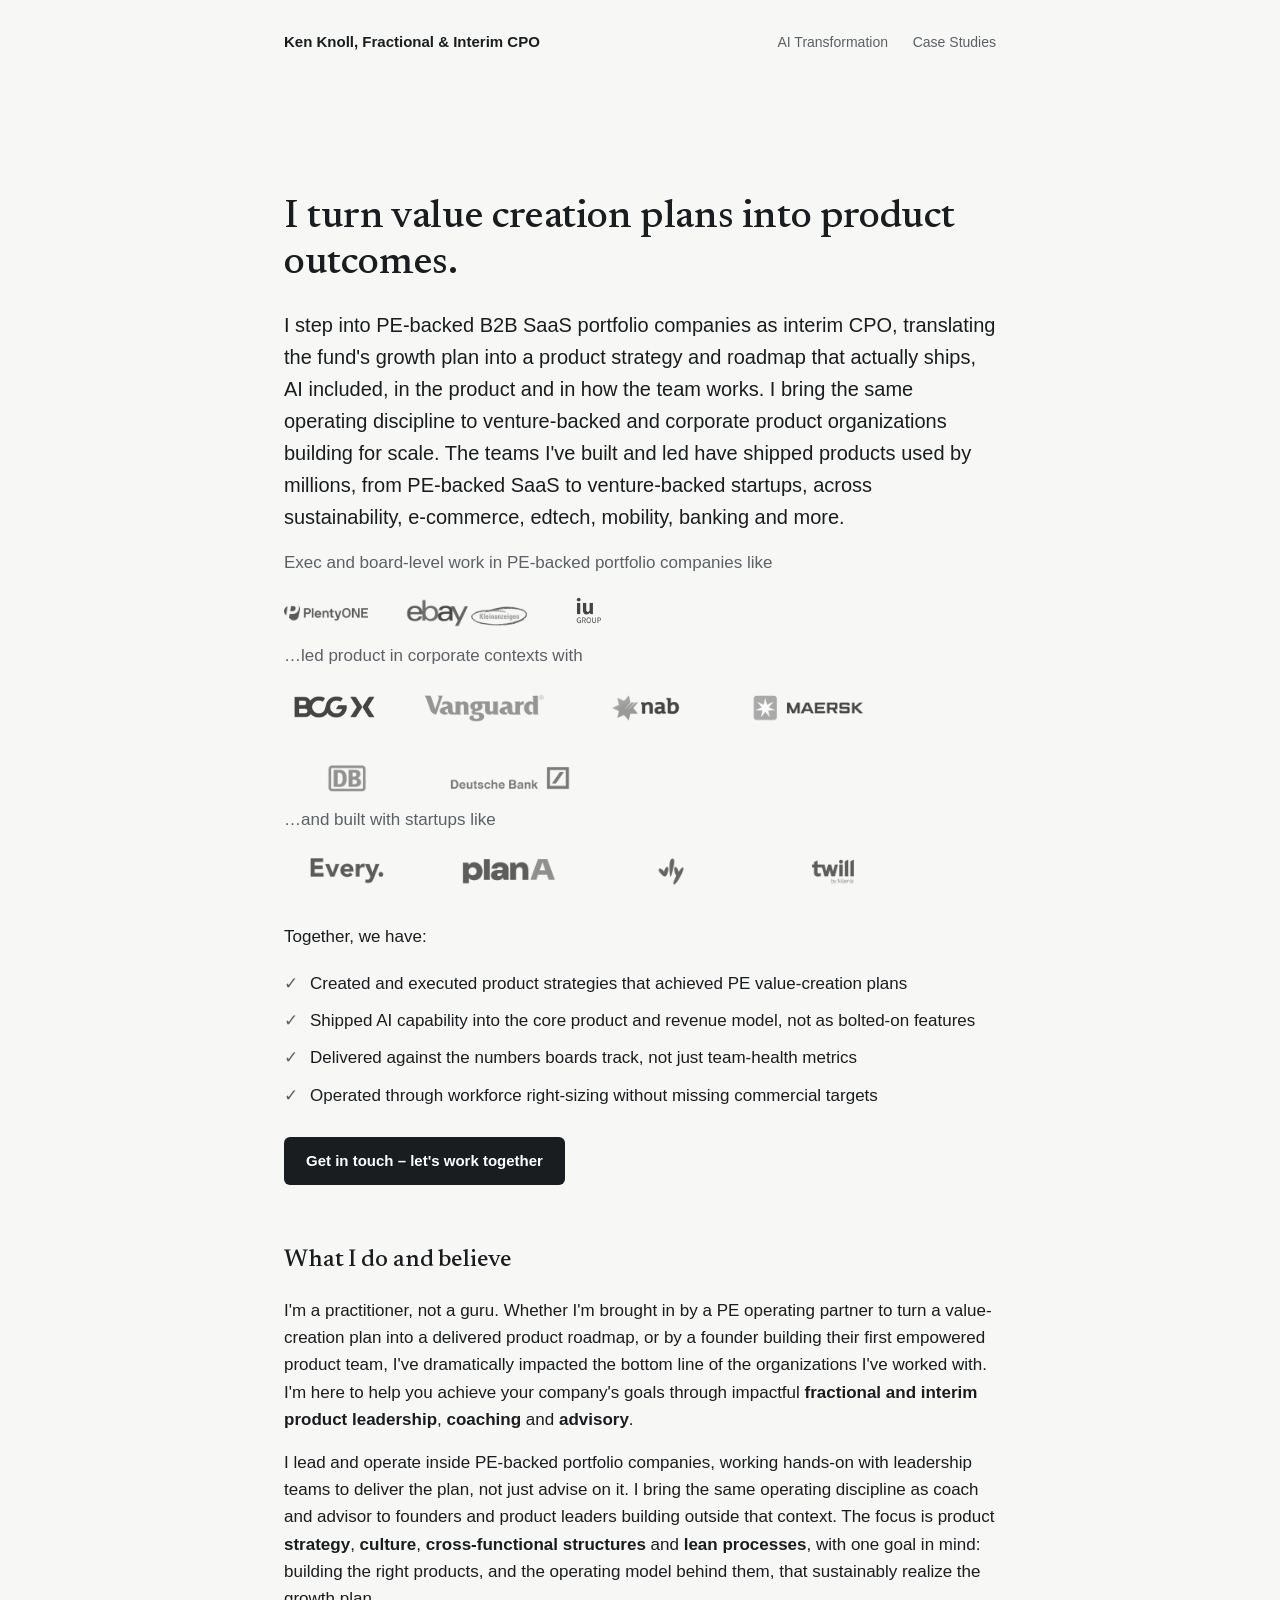
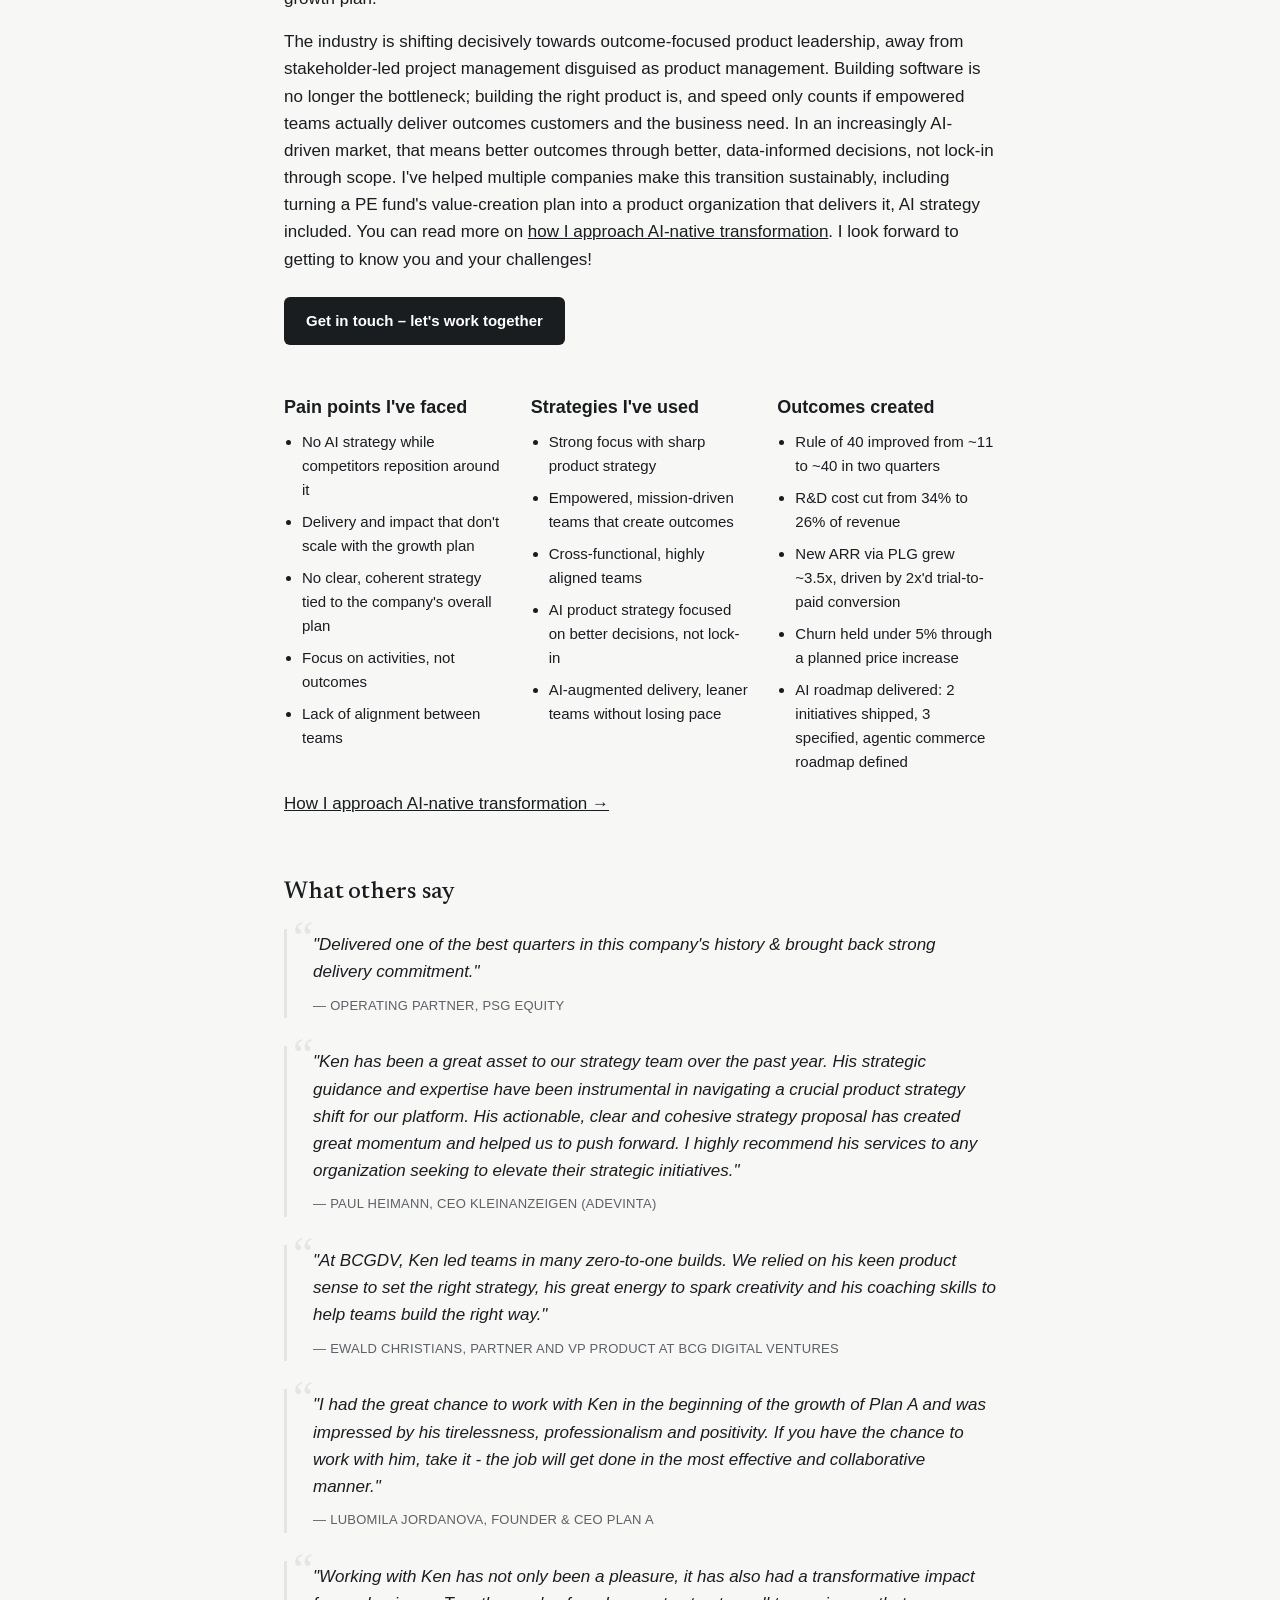
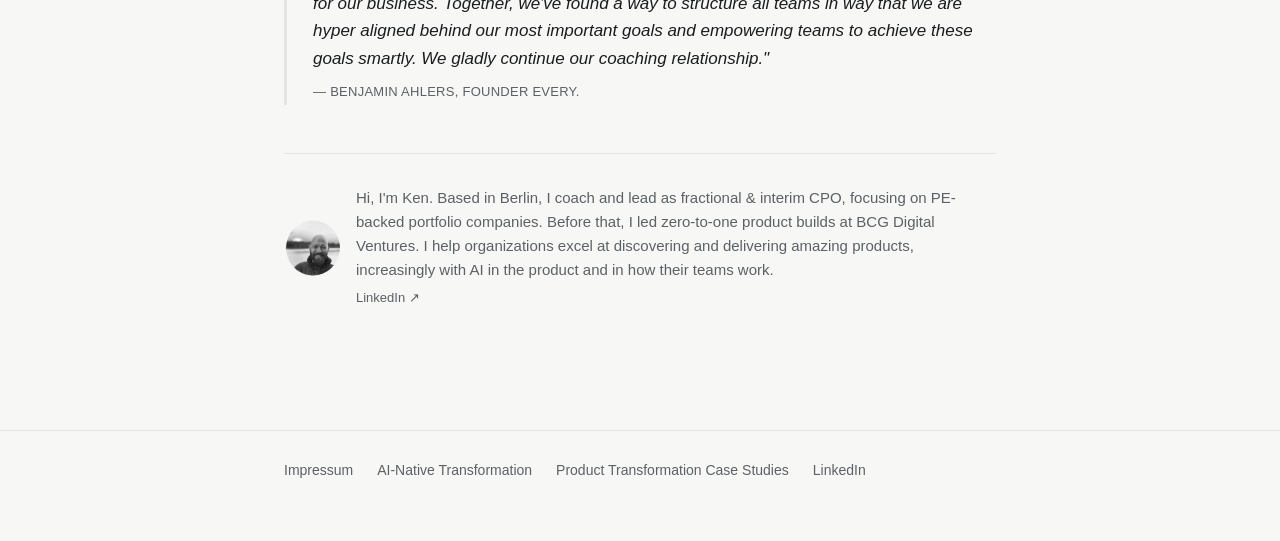
<file: index.html>
<!DOCTYPE html>
<html lang="en">
<head>
<meta charset="UTF-8">
<meta name="viewport" content="width=device-width, initial-scale=1.0">
<title>Ken Knoll — Interim CPO for PE-Backed B2B SaaS Growth</title>
<meta name="description" content="Ken Knoll is an interim & fractional CPO turning PE value-creation plans into delivered outcomes, most recently at a PSG Equity portfolio company.">
<link rel="canonical" href="https://ken.berlin/">
<link rel="icon" type="image/svg+xml" href="/favicon.svg">
<meta property="og:type" content="website">
<meta property="og:url" content="https://ken.berlin/">
<meta property="og:title" content="Ken Knoll — Interim CPO for PE-Backed B2B SaaS Growth">
<meta property="og:description" content="Ken Knoll is an interim & fractional CPO turning PE value-creation plans into delivered outcomes, most recently at a PSG Equity portfolio company.">
<meta property="og:image" content="https://ken.berlin/assets/images/ken-headshot.png">
<meta name="twitter:card" content="summary_large_image">
<meta name="twitter:title" content="Ken Knoll — Interim CPO for PE-Backed B2B SaaS Growth">
<meta name="twitter:description" content="Ken Knoll is an interim & fractional CPO turning PE value-creation plans into delivered outcomes, most recently at a PSG Equity portfolio company.">
<meta name="twitter:image" content="https://ken.berlin/assets/images/ken-headshot.png">
<link rel="stylesheet" href="/assets/style.css">
<script type="application/ld+json">
{
  "@context": "https://schema.org",
  "@type": "Person",
  "name": "Ken Knoll",
  "url": "https://ken.berlin/",
  "image": "https://ken.berlin/assets/images/ken-headshot.png",
  "jobTitle": "Fractional & Interim Chief Product Officer",
  "description": "Interim & fractional CPO who turns PE value-creation plans into delivered product outcomes for B2B SaaS portfolio companies.",
  "address": {
    "@type": "PostalAddress",
    "addressLocality": "Berlin",
    "addressCountry": "DE"
  },
  "sameAs": [
    "https://www.linkedin.com/in/ken-knoll"
  ]
}
</script>
</head>
<body>
<header class="site">
  <div class="wrap">
    <a class="brand" href="/">Ken Knoll, Fractional & Interim CPO</a>
    <nav>
      <a href="/ai-native-transformation/">AI Transformation</a>
      <a href="/case-studies/">Case Studies</a>
    </nav>
  </div>
</header>

<main>
  <div class="wrap">
    <h1>I turn value creation plans into product outcomes.</h1>
    <p class="lede">I step into PE-backed B2B SaaS portfolio companies as interim CPO, translating the fund's growth plan into a product strategy and roadmap that actually ships, AI included, in the product and in how the team works. I bring the same operating discipline to venture-backed and corporate product organizations building for scale. The teams I've built and led have shipped products used by millions, from PE-backed SaaS to venture-backed startups, across sustainability, e-commerce, edtech, mobility, banking and more.</p>

    <p class="muted">Exec and board-level work in PE-backed portfolio companies like</p>
    <div class="logo-grid">
      <img src="/assets/images/plentyone.png" alt="PlentyONE" width="400" height="200">
      <img src="/assets/images/ebay-kleinanzeigen.png" alt="eBay Kleinanzeigen" width="600" height="200">
      <img src="/assets/images/iu-group.png" alt="IU Group" width="600" height="542">
    </div>

    <p class="muted">…led product in corporate contexts with</p>
    <div class="logo-grid">
      <img src="/assets/images/bcg.png" alt="BCG" width="600" height="250">
      <img src="/assets/images/vanguard.png" alt="Vanguard" width="600" height="200">
      <img src="/assets/images/nab.png" alt="NAB" width="600" height="200">
      <img src="/assets/images/maersk.png" alt="Maersk" width="600" height="200">
      <img src="/assets/images/deutsche-bahn.png" alt="Deutsche Bahn" width="600" height="200">
      <img src="/assets/images/deutsche-bank.png" alt="Deutsche Bank" width="600" height="200">
    </div>

    <p class="muted">…and built with startups like</p>
    <div class="logo-grid">
      <img src="/assets/images/every.png" alt="Every" width="600" height="200">
      <img src="/assets/images/plan-a.png" alt="Plan A" width="600" height="200">
      <img src="/assets/images/vly.png" alt="Vly" width="600" height="200">
      <img src="/assets/images/twill.png" alt="Twill" width="600" height="200">
    </div>

    <p style="margin-top:32px;">Together, we have:</p>
    <ul class="check">
      <li>Created and executed product strategies that achieved PE value-creation plans</li>
      <li>Shipped AI capability into the core product and revenue model, not as bolted-on features</li>
      <li>Delivered against the numbers boards track, not just team-health metrics</li>
      <li>Operated through workforce right-sizing without missing commercial targets</li>
    </ul>

    <a class="cta" href="mailto:ken.knoll@gmail.com">Get in touch – let's work together</a>

    <h2>What I do and believe</h2>
    <p>I'm a practitioner, not a guru. Whether I'm brought in by a PE operating partner to turn a value-creation plan into a delivered product roadmap, or by a founder building their first empowered product team, I've dramatically impacted the bottom line of the organizations I've worked with. I'm here to help you achieve your company's goals through impactful <strong>fractional and interim product leadership</strong>, <strong>coaching</strong> and <strong>advisory</strong>.</p>
    <p>I lead and operate inside PE-backed portfolio companies, working hands-on with leadership teams to deliver the plan, not just advise on it. I bring the same operating discipline as coach and advisor to founders and product leaders building outside that context. The focus is product <strong>strategy</strong>, <strong>culture</strong>, <strong>cross-functional structures</strong> and <strong>lean processes</strong>, with one goal in mind: building the right products, and the operating model behind them, that sustainably realize the growth plan.</p>
    <p>The industry is shifting decisively towards outcome-focused product leadership, away from stakeholder-led project management disguised as product management. Building software is no longer the bottleneck; building the right product is, and speed only counts if empowered teams actually deliver outcomes customers and the business need. In an increasingly AI-driven market, that means better outcomes through better, data-informed decisions, not lock-in through scope. I've helped multiple companies make this transition sustainably, including turning a PE fund's value-creation plan into a product organization that delivers it, AI strategy included. You can read more on <a href="/ai-native-transformation/">how I approach AI-native transformation</a>. I look forward to getting to know you and your challenges!</p>

    <a class="cta" href="mailto:ken.knoll@gmail.com">Get in touch – let's work together</a>

    <div class="grid-3">
      <div>
        <h3>Pain points I've faced</h3>
        <ul>
          <li>No AI strategy while competitors reposition around it</li>
          <li>Delivery and impact that don't scale with the growth plan</li>
          <li>No clear, coherent strategy tied to the company's overall plan</li>
          <li>Focus on activities, not outcomes</li>
          <li>Lack of alignment between teams</li>
        </ul>
      </div>
      <div>
        <h3>Strategies I've used</h3>
        <ul>
          <li>Strong focus with sharp product strategy</li>
          <li>Empowered, mission-driven teams that create outcomes</li>
          <li>Cross-functional, highly aligned teams</li>
          <li>AI product strategy focused on better decisions, not lock-in</li>
          <li>AI-augmented delivery, leaner teams without losing pace</li>
        </ul>
      </div>
      <div>
        <h3>Outcomes created</h3>
        <ul>
          <li>Rule of 40 improved from ~11 to ~40 in two quarters</li>
          <li>R&amp;D cost cut from 34% to 26% of revenue</li>
          <li>New ARR via PLG grew ~3.5x, driven by 2x'd trial-to-paid conversion</li>
          <li>Churn held under 5% through a planned price increase</li>
          <li>AI roadmap delivered: 2 initiatives shipped, 3 specified, agentic commerce roadmap defined</li>
        </ul>
      </div>
    </div>

    <p><a href="/ai-native-transformation/">How I approach AI-native transformation &rarr;</a></p>

    <h2>What others say</h2>

    <blockquote class="testimonial">
      <p class="quote">"Delivered one of the best quarters in this company's history & brought back strong delivery commitment."</p>
      <cite>Operating Partner, PSG Equity</cite>
    </blockquote>

    <blockquote class="testimonial">
      <p class="quote">"Ken has been a great asset to our strategy team over the past year. His strategic guidance and expertise have been instrumental in navigating a crucial product strategy shift for our platform. His actionable, clear and cohesive strategy proposal has created great momentum and helped us to push forward. I highly recommend his services to any organization seeking to elevate their strategic initiatives."</p>
      <cite>Paul Heimann, CEO Kleinanzeigen (Adevinta)</cite>
    </blockquote>

    <blockquote class="testimonial">
      <p class="quote">"At BCGDV, Ken led teams in many zero-to-one builds. We relied on his keen product sense to set the right strategy, his great energy to spark creativity and his coaching skills to help teams build the right way."</p>
      <cite>Ewald Christians, Partner and VP Product at BCG Digital Ventures</cite>
    </blockquote>

    <blockquote class="testimonial">
      <p class="quote">"I had the great chance to work with Ken in the beginning of the growth of Plan A and was impressed by his tirelessness, professionalism and positivity. If you have the chance to work with him, take it - the job will get done in the most effective and collaborative manner."</p>
      <cite>Lubomila Jordanova, Founder &amp; CEO Plan A</cite>
    </blockquote>

    <blockquote class="testimonial">
      <p class="quote">"Working with Ken has not only been a pleasure, it has also had a transformative impact for our business. Together, we've found a way to structure all teams in way that we are hyper aligned behind our most important goals and empowering teams to achieve these goals smartly. We gladly continue our coaching relationship."</p>
      <cite>Benjamin Ahlers, Founder Every.</cite>
    </blockquote>

    <div class="author-block">
      <img src="/assets/images/ken-headshot.png" alt="Ken Knoll" width="600" height="579">
      <div>
        <p>Hi, I'm Ken. Based in Berlin, I coach and lead as fractional &amp; interim CPO, focusing on PE-backed portfolio companies. Before that, I led zero-to-one product builds at BCG Digital Ventures. I help organizations excel at discovering and delivering amazing products, increasingly with AI in the product and in how their teams work.</p>
        <a class="linkedin-link" href="https://www.linkedin.com/in/ken-knoll" target="_blank" rel="noopener">LinkedIn ↗</a>
      </div>
    </div>
  </div>
</main>

<footer class="site">
  <div class="wrap">
    <a href="/impressum/">Impressum</a>
    <a href="/ai-native-transformation/">AI-Native Transformation</a>
    <a href="/case-studies/">Product Transformation Case Studies</a>
    <a href="https://www.linkedin.com/in/ken-knoll" target="_blank" rel="noopener">LinkedIn</a>
  </div>
</footer>
</body>
</html>
</file>
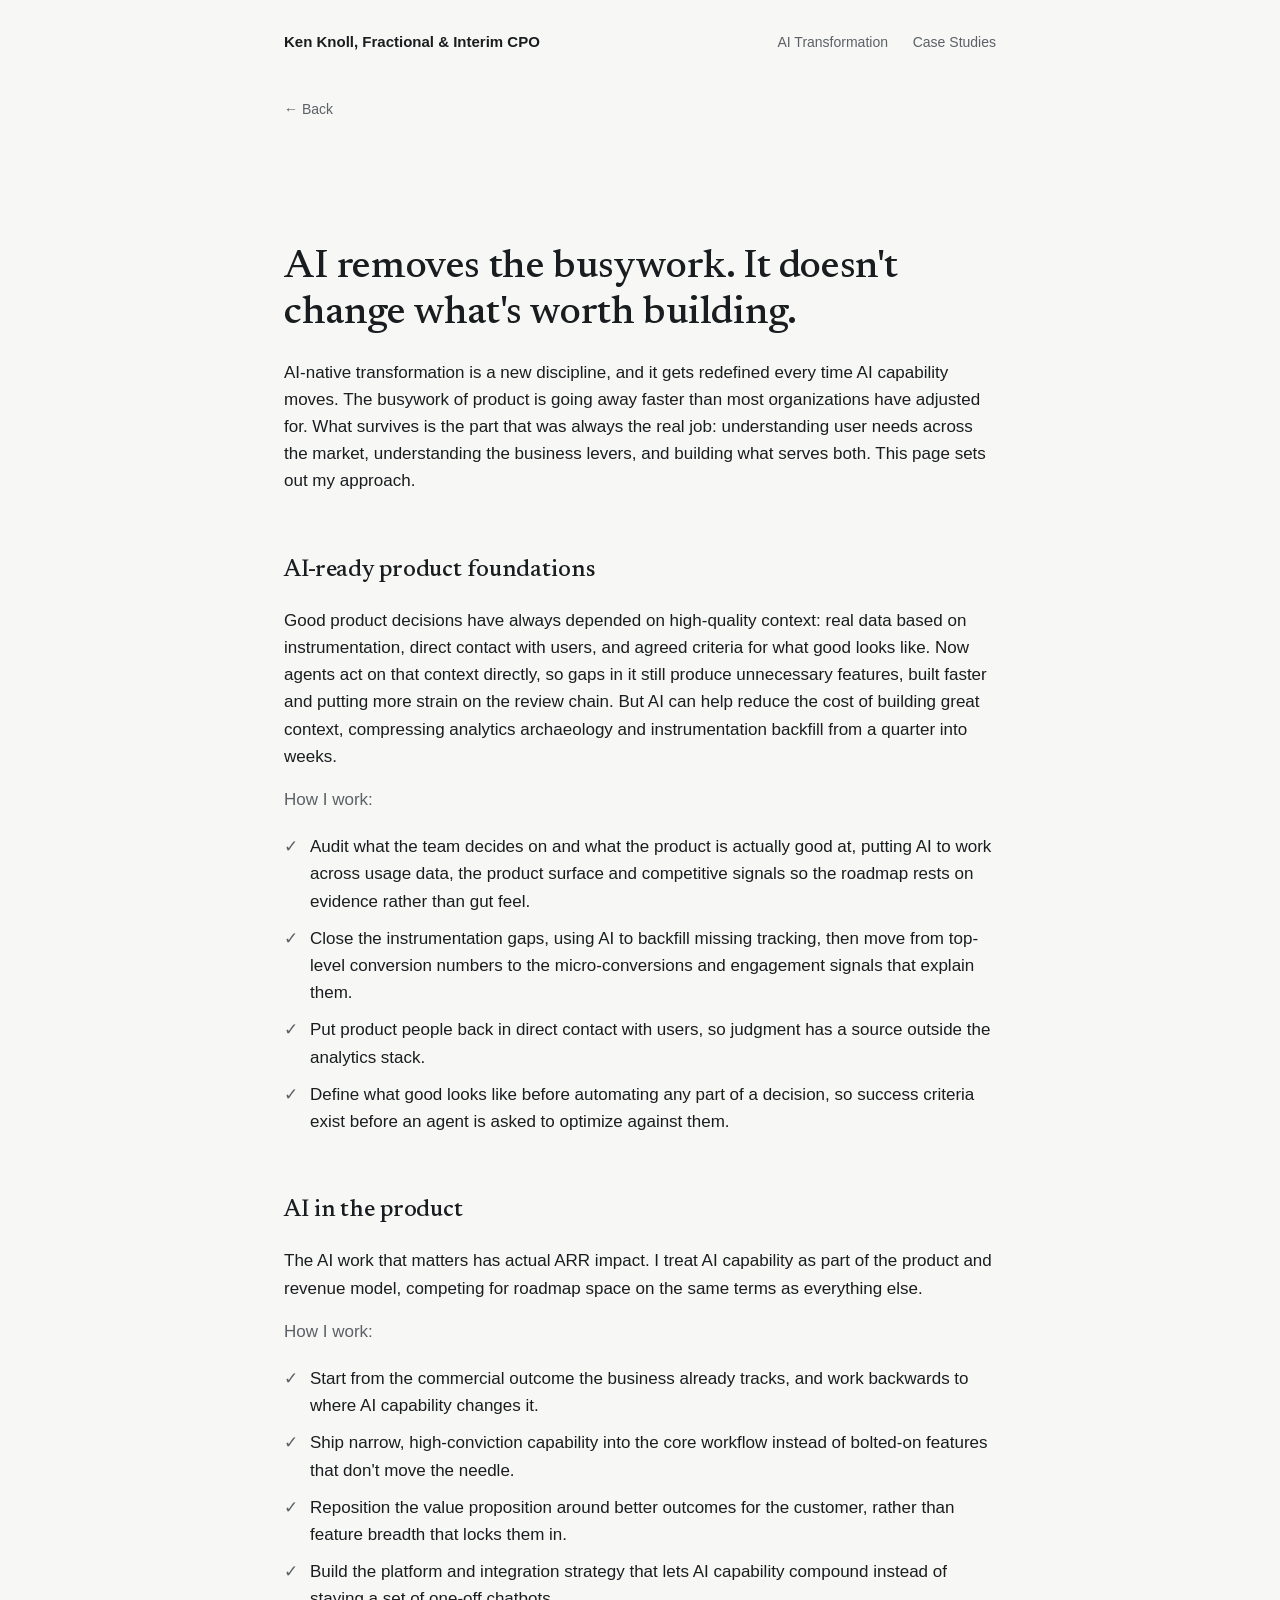
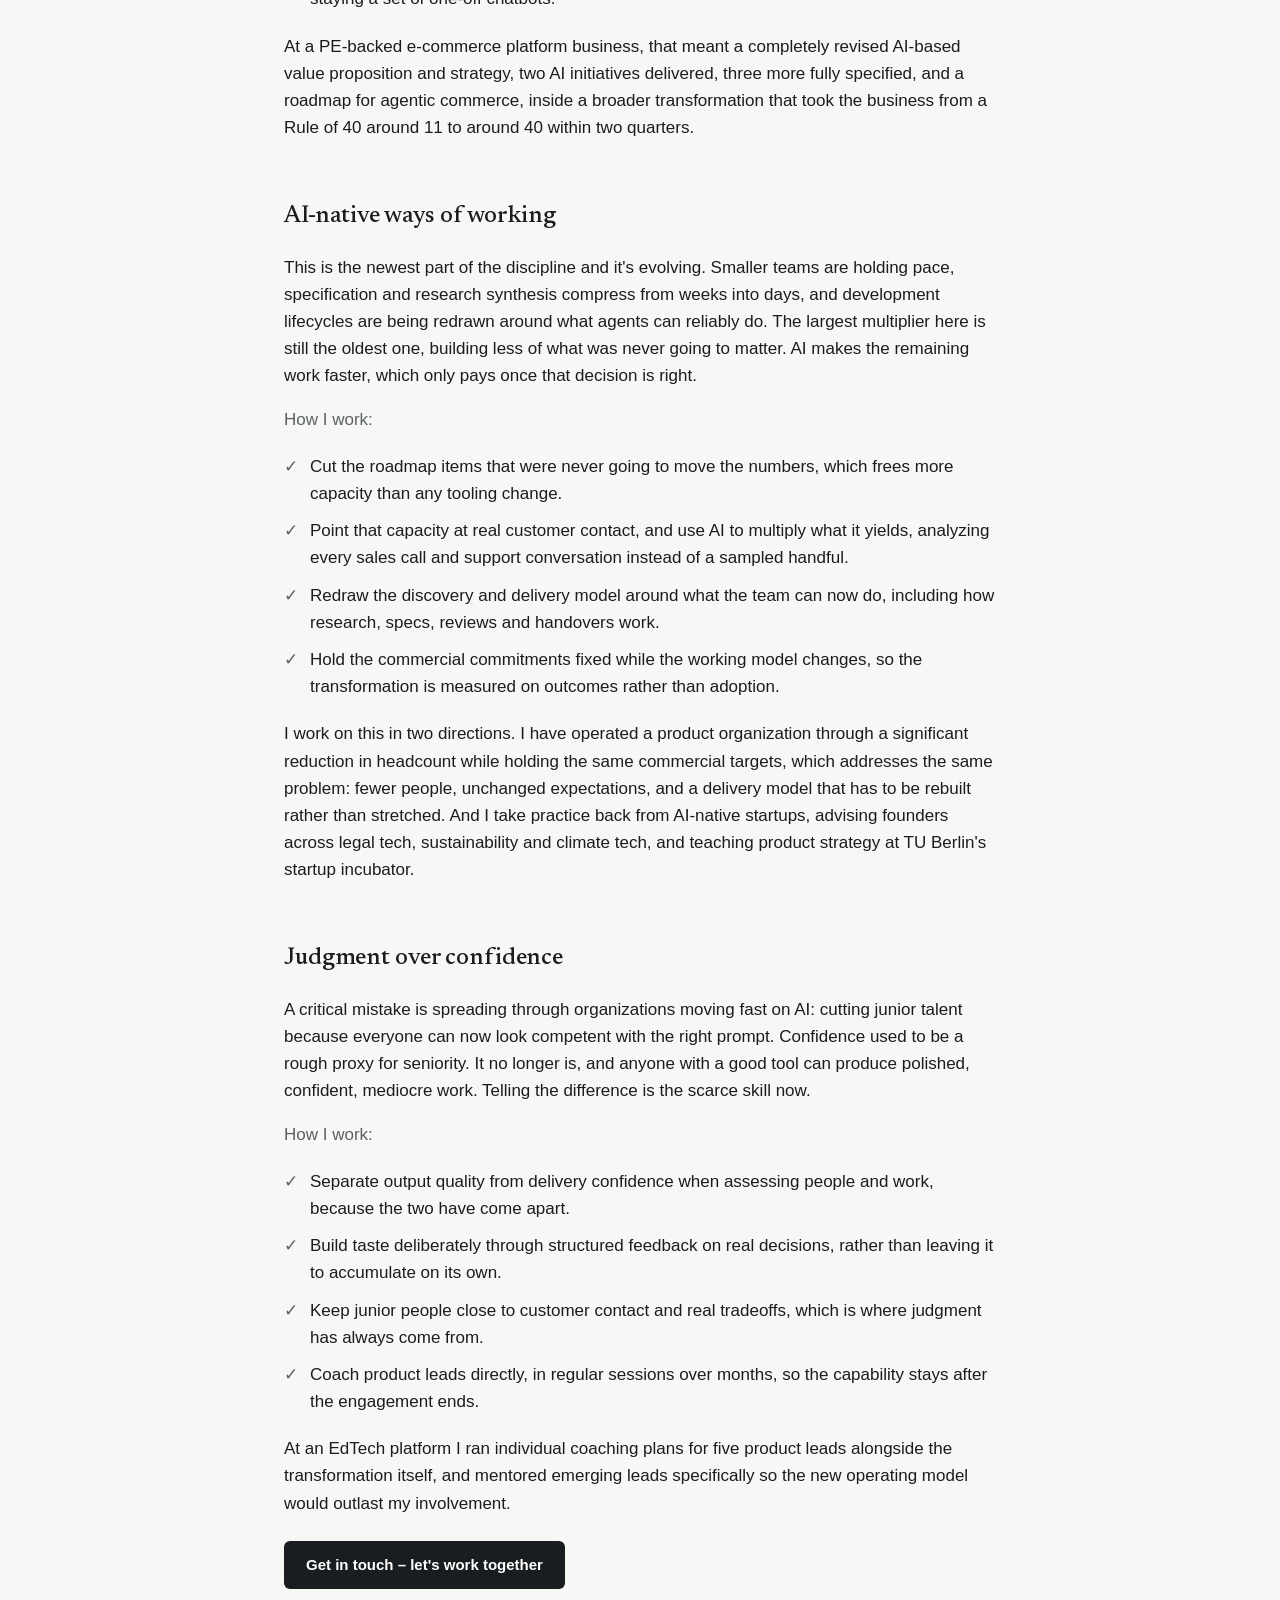
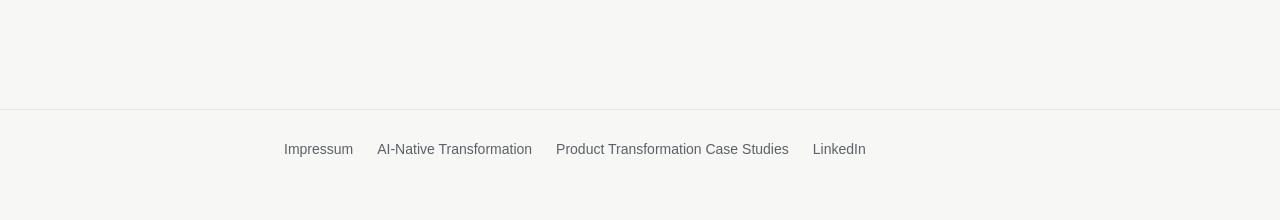
<file: ai-native-transformation/index.html>
<!DOCTYPE html>
<html lang="en">
<head>
<meta charset="UTF-8">
<meta name="viewport" content="width=device-width, initial-scale=1.0">
<title>AI-Native Transformation | Ken Knoll</title>
<meta name="description" content="How I approach AI-native transformation: product foundations agents can act on, AI built into the product and revenue model, and new ways of working.">
<link rel="canonical" href="https://ken.berlin/ai-native-transformation/">
<link rel="icon" type="image/svg+xml" href="/favicon.svg">
<meta property="og:type" content="article">
<meta property="og:url" content="https://ken.berlin/ai-native-transformation/">
<meta property="og:title" content="AI-Native Transformation | Ken Knoll">
<meta property="og:description" content="How I approach AI-native transformation: product foundations agents can act on, AI built into the product and revenue model, and new ways of working.">
<meta property="og:image" content="https://ken.berlin/assets/images/ken-headshot.png">
<meta name="twitter:card" content="summary_large_image">
<meta name="twitter:title" content="AI-Native Transformation | Ken Knoll">
<meta name="twitter:description" content="How I approach AI-native transformation: product foundations agents can act on, AI built into the product and revenue model, and new ways of working.">
<meta name="twitter:image" content="https://ken.berlin/assets/images/ken-headshot.png">
<link rel="stylesheet" href="/assets/style.css">
</head>
<body>
<header class="site">
  <div class="wrap">
    <a class="brand" href="/">Ken Knoll, Fractional & Interim CPO</a>
    <nav>
      <a href="/ai-native-transformation/">AI Transformation</a>
      <a href="/case-studies/">Case Studies</a>
    </nav>
  </div>
</header>

<main>
  <div class="wrap">
    <a class="back-link" href="/">&larr; Back</a>
    <h1>AI removes the busywork. It doesn't change what's worth building.</h1>

    <p>AI-native transformation is a new discipline, and it gets redefined every time AI capability moves. The busywork of product is going away faster than most organizations have adjusted for. What survives is the part that was always the real job: understanding user needs across the market, understanding the business levers, and building what serves both. This page sets out my approach.</p>

    <h2>AI-ready product foundations</h2>
    <p>Good product decisions have always depended on high-quality context: real data based on instrumentation, direct contact with users, and agreed criteria for what good looks like. Now agents act on that context directly, so gaps in it still produce unnecessary features, built faster and putting more strain on the review chain. But AI can help reduce the cost of building great context, compressing analytics archaeology and instrumentation backfill from a quarter into weeks.</p>
    <p class="muted">How I work:</p>
    <ul class="check">
      <li>Audit what the team decides on and what the product is actually good at, putting AI to work across usage data, the product surface and competitive signals so the roadmap rests on evidence rather than gut feel.</li>
      <li>Close the instrumentation gaps, using AI to backfill missing tracking, then move from top-level conversion numbers to the micro-conversions and engagement signals that explain them.</li>
      <li>Put product people back in direct contact with users, so judgment has a source outside the analytics stack.</li>
      <li>Define what good looks like before automating any part of a decision, so success criteria exist before an agent is asked to optimize against them.</li>
    </ul>

    <h2>AI in the product</h2>
    <p>The AI work that matters has actual ARR impact. I treat AI capability as part of the product and revenue model, competing for roadmap space on the same terms as everything else.</p>
    <p class="muted">How I work:</p>
    <ul class="check">
      <li>Start from the commercial outcome the business already tracks, and work backwards to where AI capability changes it.</li>
      <li>Ship narrow, high-conviction capability into the core workflow instead of bolted-on features that don't move the needle.</li>
      <li>Reposition the value proposition around better outcomes for the customer, rather than feature breadth that locks them in.</li>
      <li>Build the platform and integration strategy that lets AI capability compound instead of staying a set of one-off chatbots.</li>
    </ul>
    <p>At a PE-backed e-commerce platform business, that meant a completely revised AI-based value proposition and strategy, two AI initiatives delivered, three more fully specified, and a roadmap for agentic commerce, inside a broader transformation that took the business from a Rule of 40 around 11 to around 40 within two quarters.</p>

    <h2>AI-native ways of working</h2>
    <p>This is the newest part of the discipline and it's evolving. Smaller teams are holding pace, specification and research synthesis compress from weeks into days, and development lifecycles are being redrawn around what agents can reliably do. The largest multiplier here is still the oldest one, building less of what was never going to matter. AI makes the remaining work faster, which only pays once that decision is right.</p>
    <p class="muted">How I work:</p>
    <ul class="check">
      <li>Cut the roadmap items that were never going to move the numbers, which frees more capacity than any tooling change.</li>
      <li>Point that capacity at real customer contact, and use AI to multiply what it yields, analyzing every sales call and support conversation instead of a sampled handful.</li>
      <li>Redraw the discovery and delivery model around what the team can now do, including how research, specs, reviews and handovers work.</li>
      <li>Hold the commercial commitments fixed while the working model changes, so the transformation is measured on outcomes rather than adoption.</li>
    </ul>
    <p>I work on this in two directions. I have operated a product organization through a significant reduction in headcount while holding the same commercial targets, which addresses the same problem: fewer people, unchanged expectations, and a delivery model that has to be rebuilt rather than stretched. And I take practice back from AI-native startups, advising founders across legal tech, sustainability and climate tech, and teaching product strategy at TU Berlin's startup incubator.</p>

    <h2>Judgment over confidence</h2>
    <p>A critical mistake is spreading through organizations moving fast on AI: cutting junior talent because everyone can now look competent with the right prompt. Confidence used to be a rough proxy for seniority. It no longer is, and anyone with a good tool can produce polished, confident, mediocre work. Telling the difference is the scarce skill now.</p>
    <p class="muted">How I work:</p>
    <ul class="check">
      <li>Separate output quality from delivery confidence when assessing people and work, because the two have come apart.</li>
      <li>Build taste deliberately through structured feedback on real decisions, rather than leaving it to accumulate on its own.</li>
      <li>Keep junior people close to customer contact and real tradeoffs, which is where judgment has always come from.</li>
      <li>Coach product leads directly, in regular sessions over months, so the capability stays after the engagement ends.</li>
    </ul>
    <p>At an EdTech platform I ran individual coaching plans for five product leads alongside the transformation itself, and mentored emerging leads specifically so the new operating model would outlast my involvement.</p>

    <a class="cta" href="mailto:ken.knoll@gmail.com">Get in touch &#8211; let's work together</a>
  </div>
</main>

<footer class="site">
  <div class="wrap">
    <a href="/impressum/">Impressum</a>
    <a href="/ai-native-transformation/">AI-Native Transformation</a>
    <a href="/case-studies/">Product Transformation Case Studies</a>
    <a href="https://www.linkedin.com/in/ken-knoll" target="_blank" rel="noopener">LinkedIn</a>
  </div>
</footer>
</body>
</html>
</file>
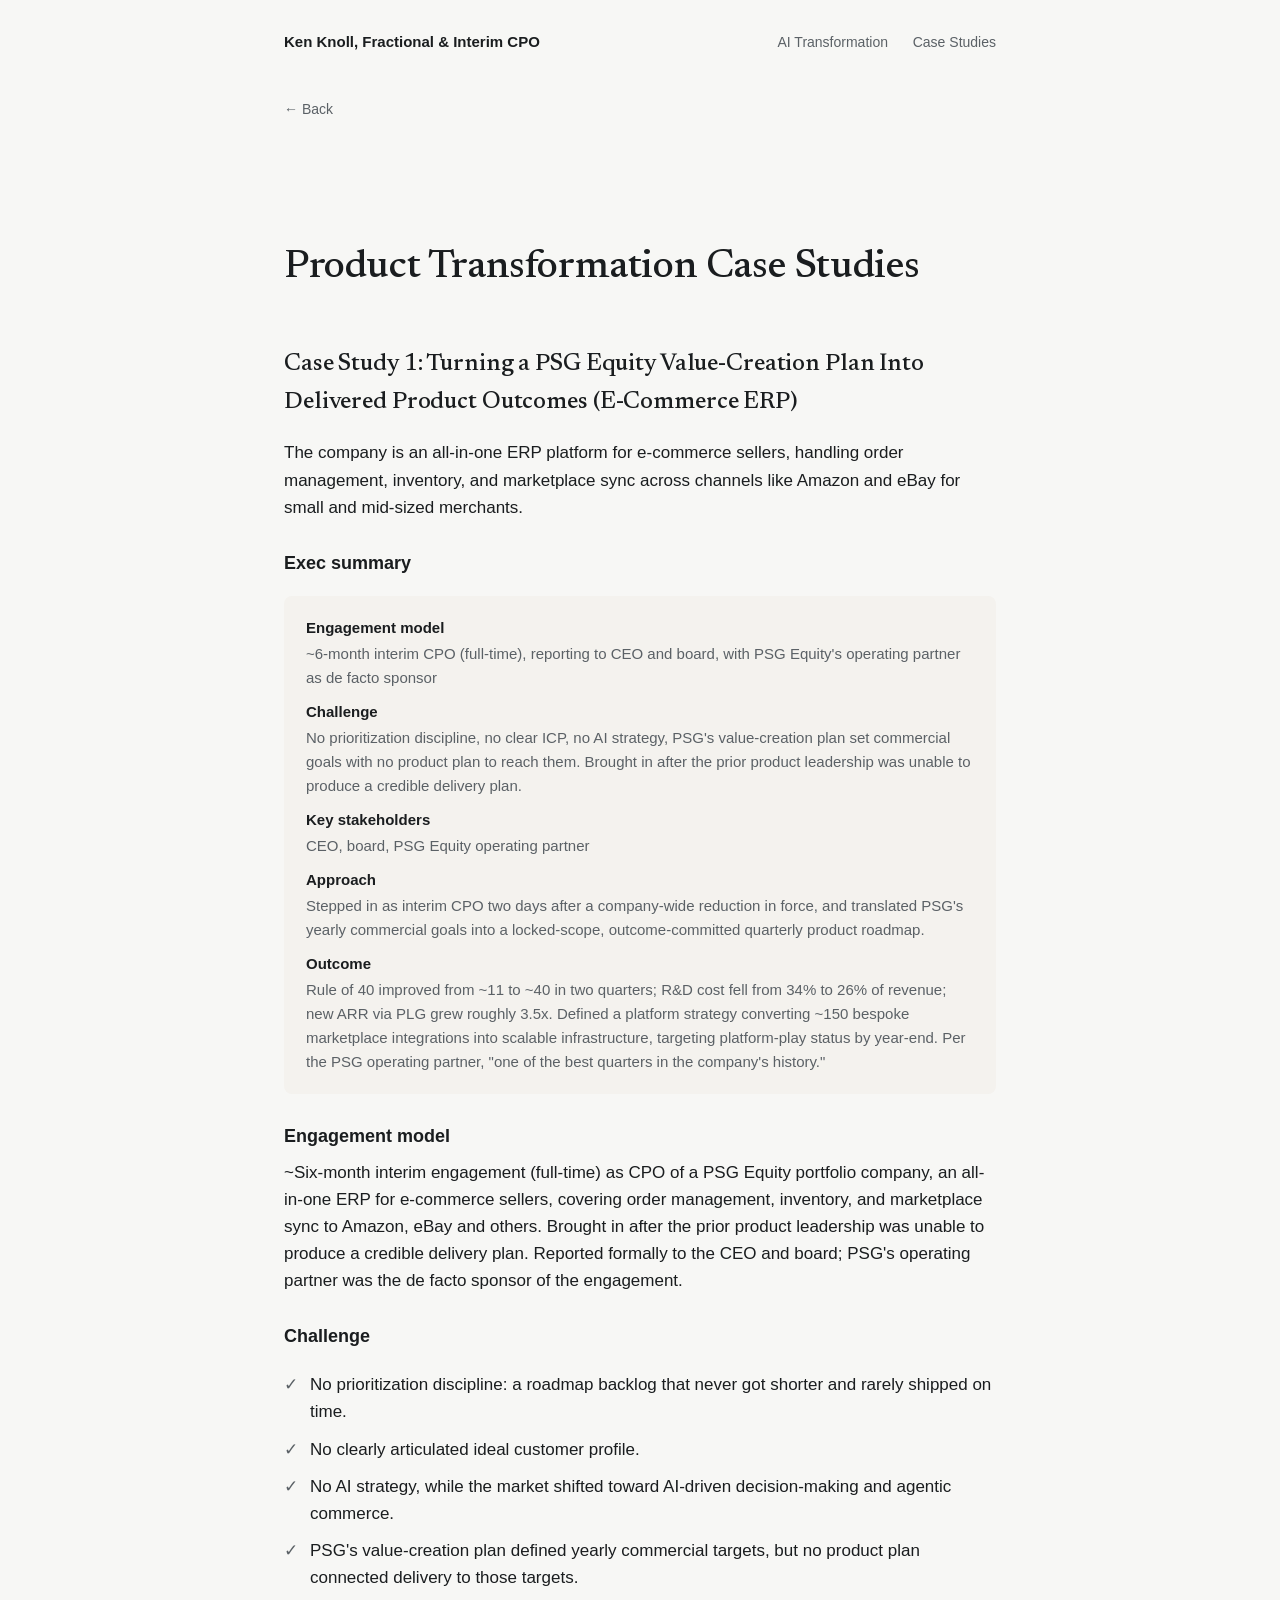
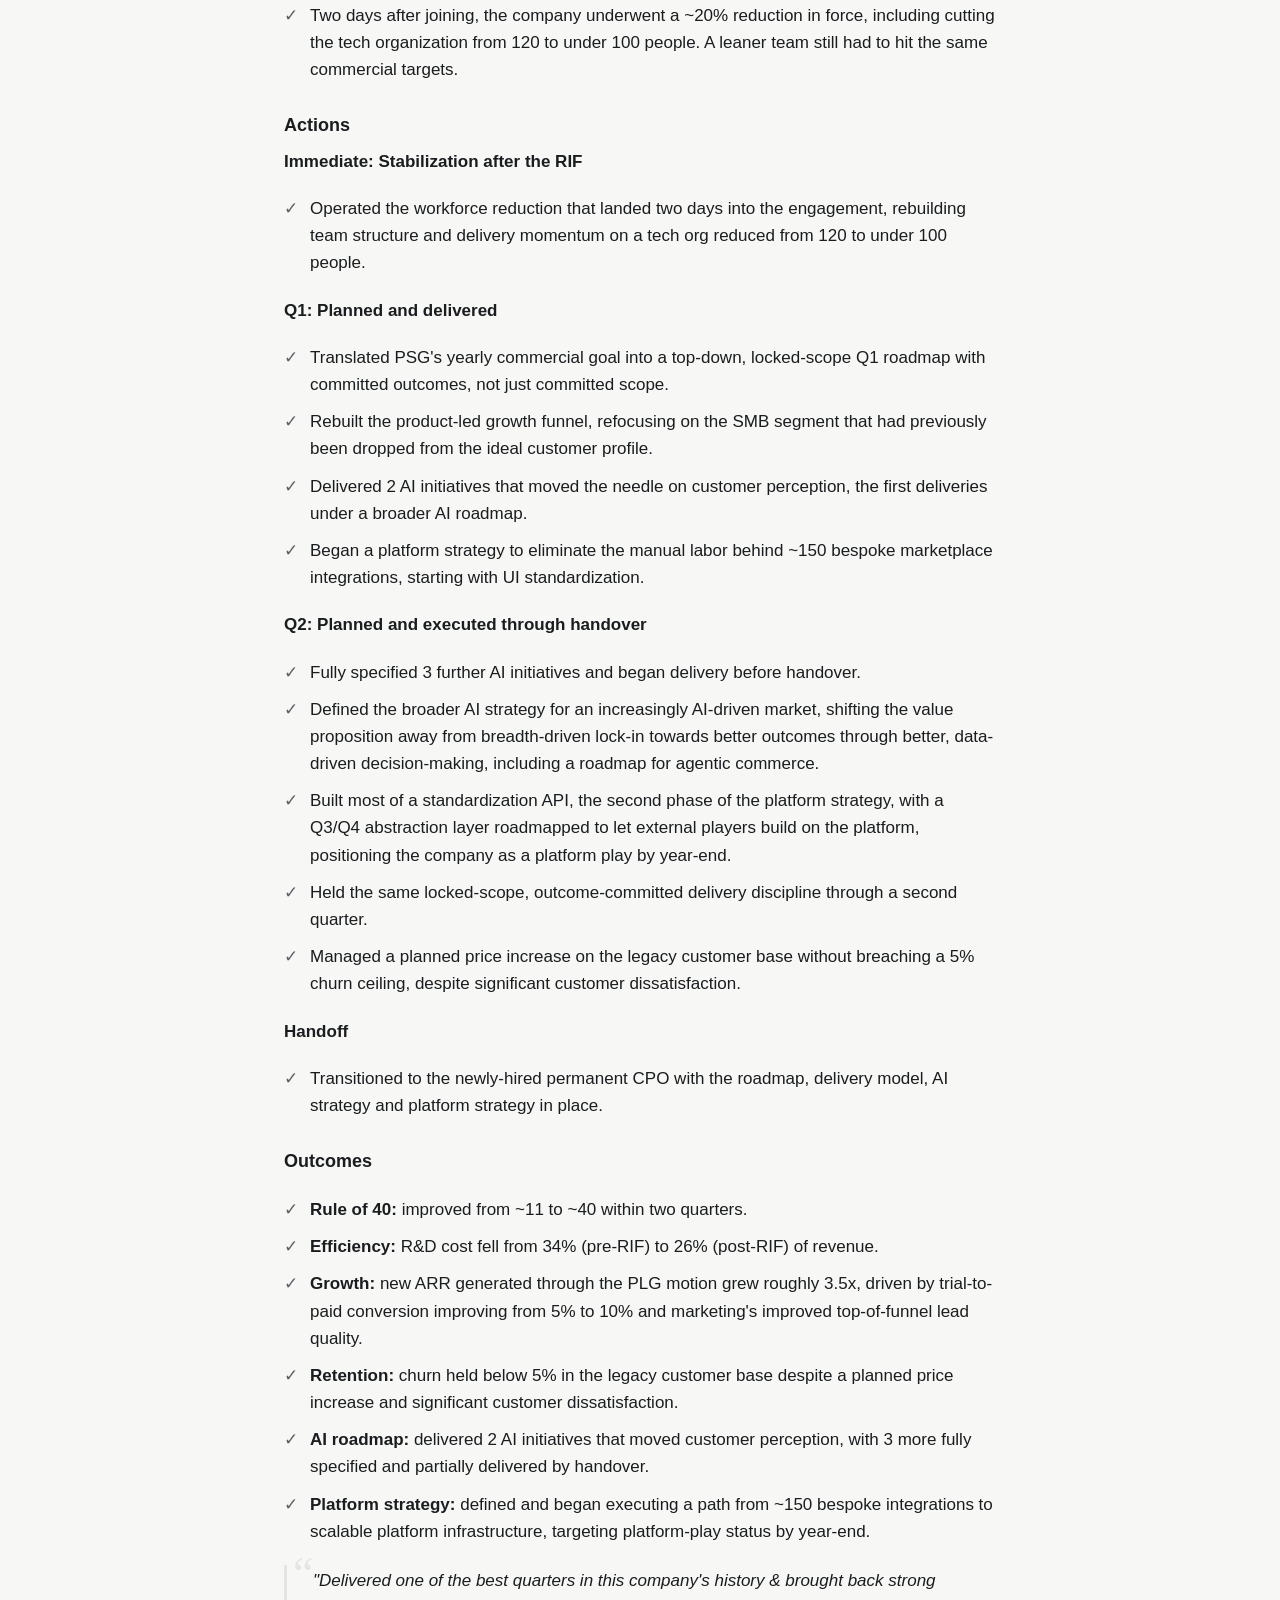
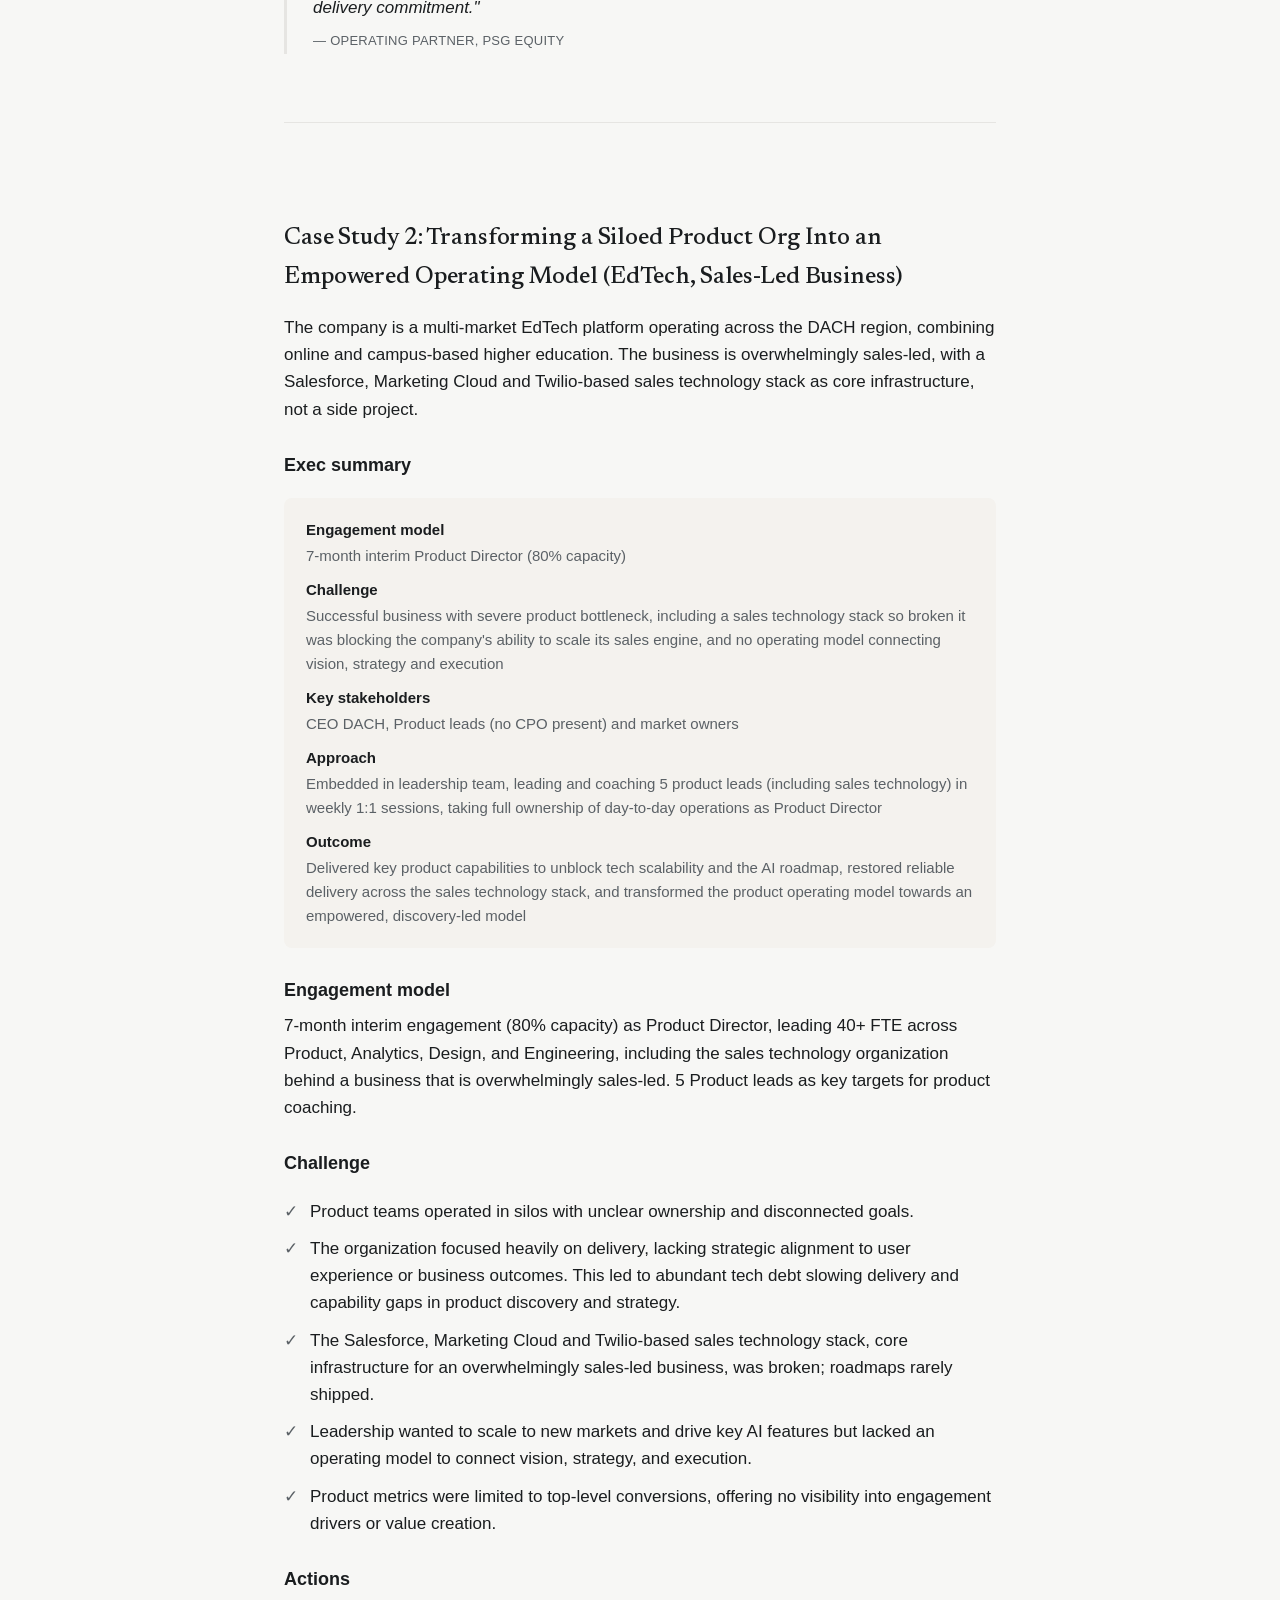
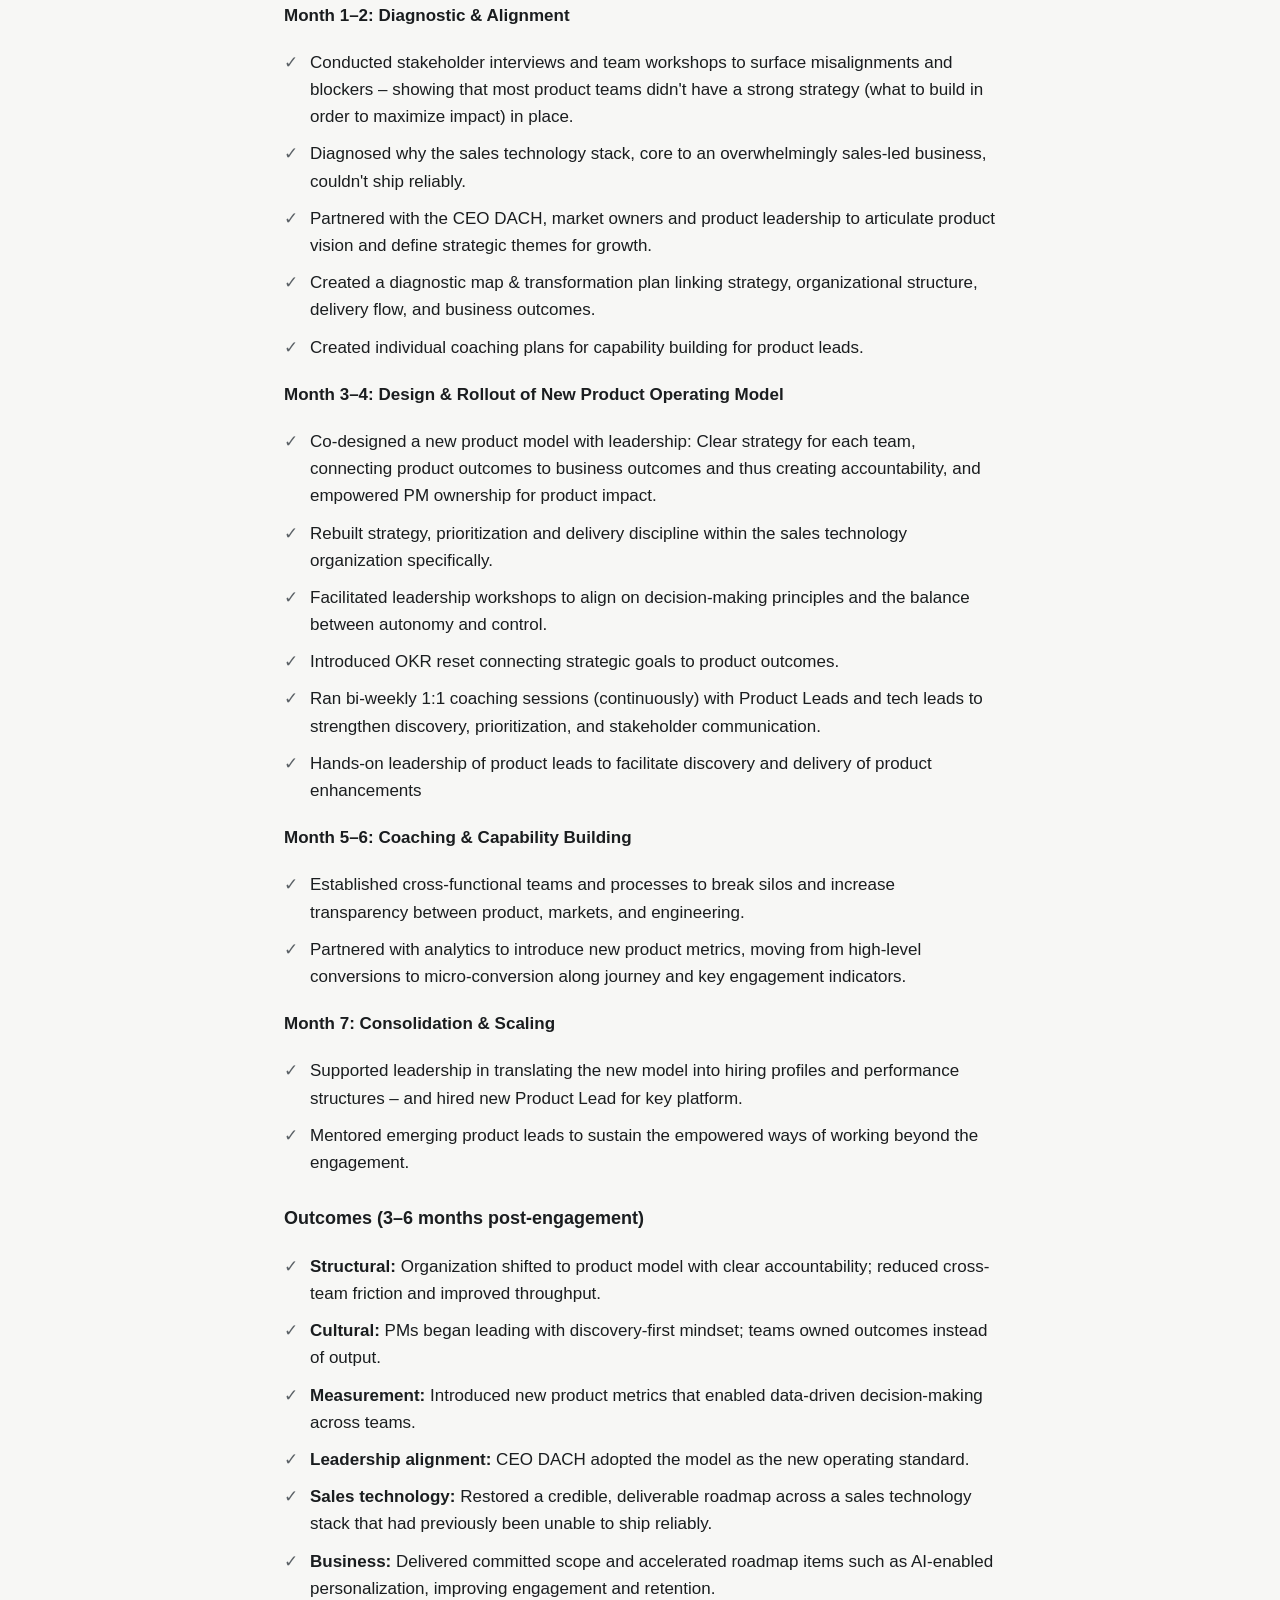
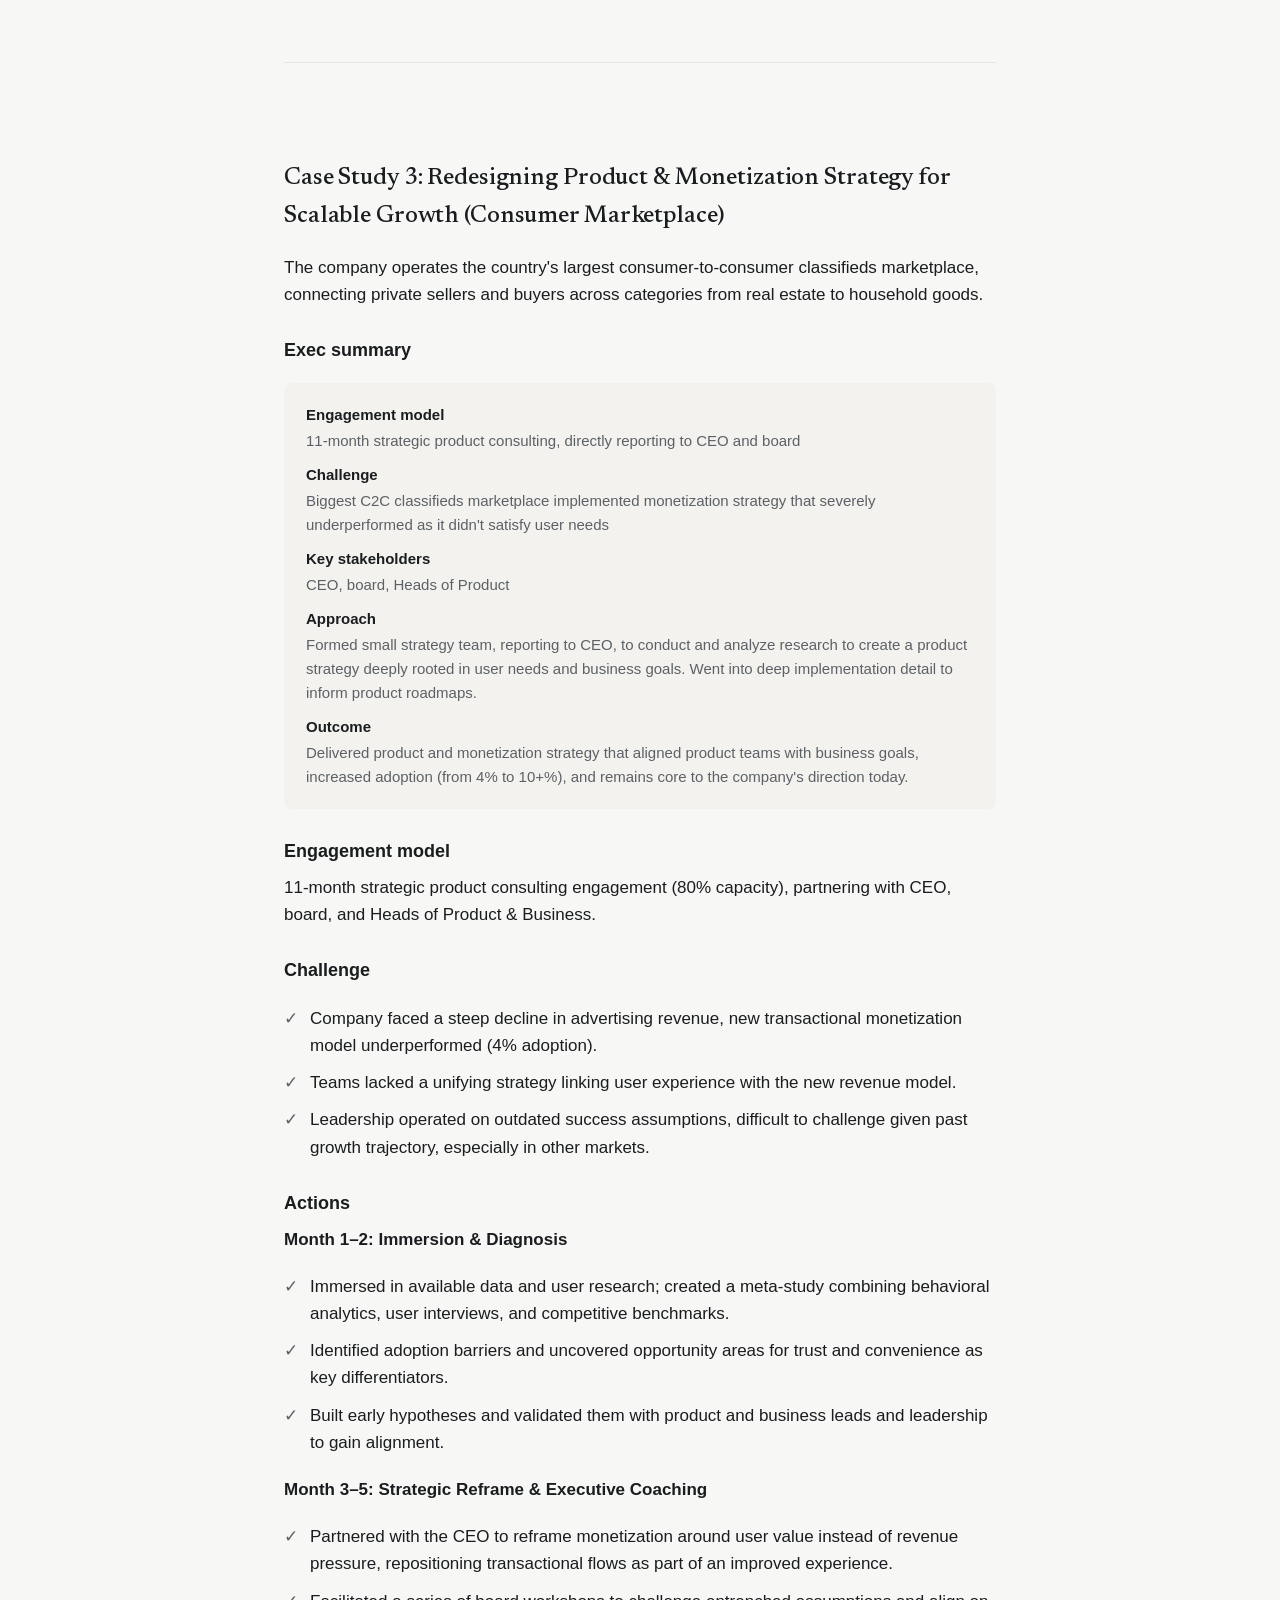
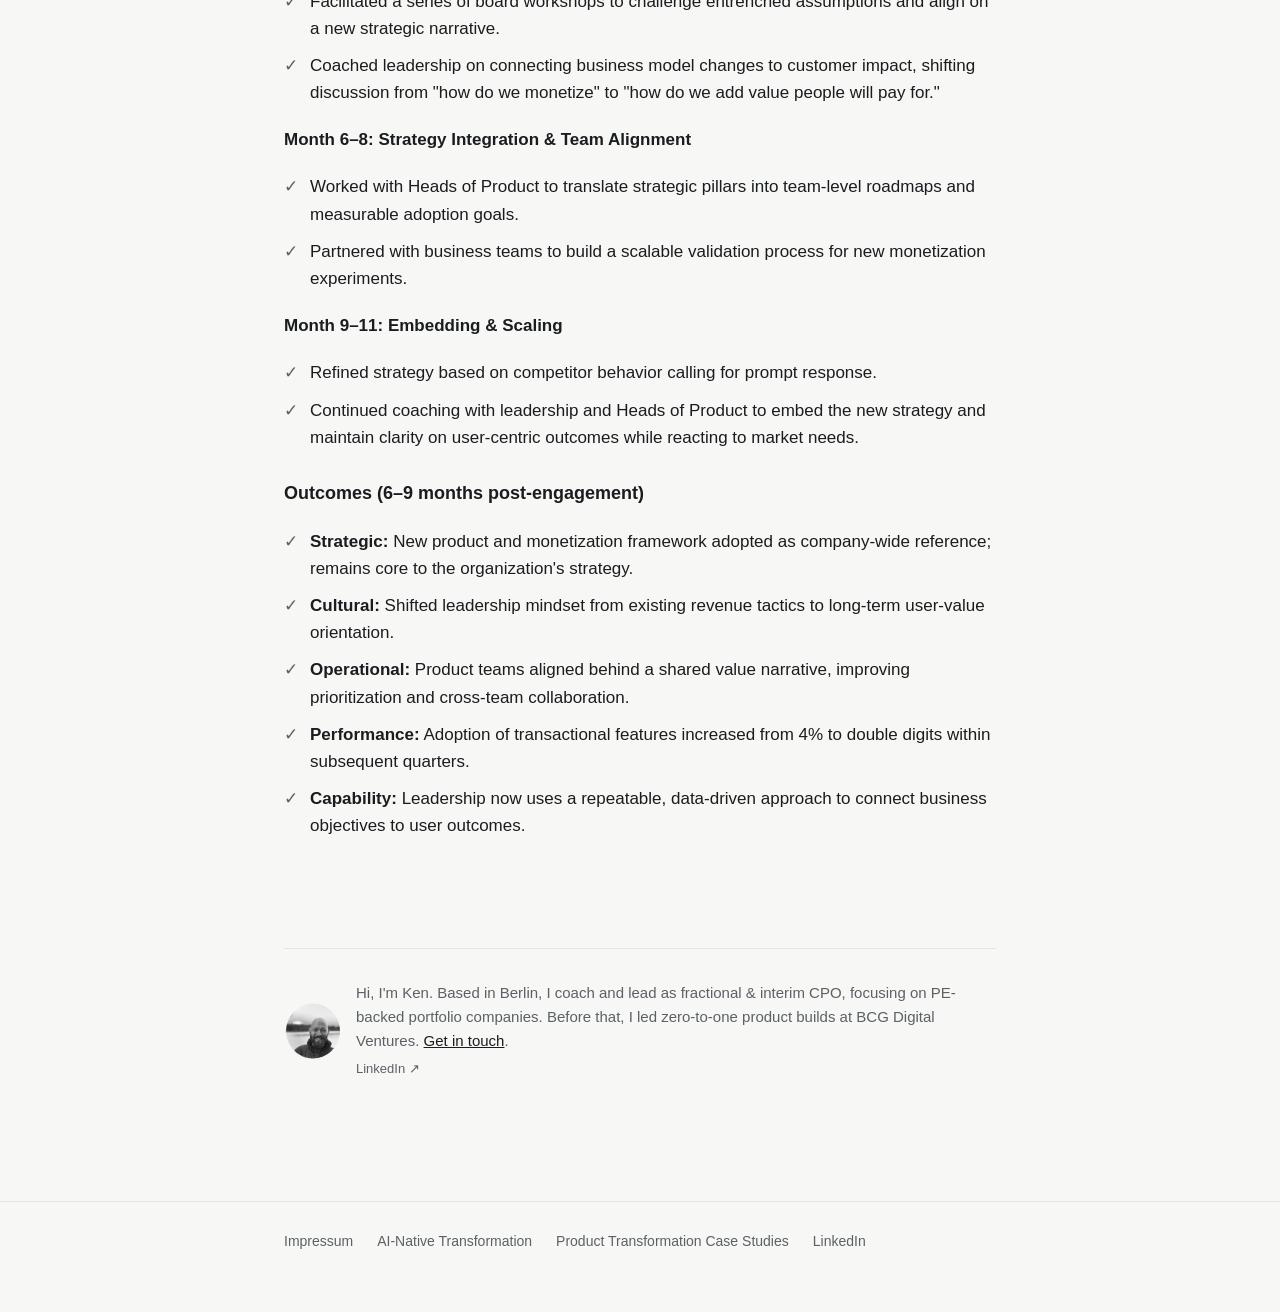
<file: case-studies/index.html>
<!DOCTYPE html>
<html lang="en">
<head>
<meta charset="UTF-8">
<meta name="viewport" content="width=device-width, initial-scale=1.0">
<title>Product Transformation Case Studies | Ken Knoll</title>
<meta name="description" content="A PSG Equity portfolio company: Rule of 40 improved from ~11 to ~40 in two quarters. Plus case studies in EdTech and consumer marketplace transformation.">
<link rel="canonical" href="https://ken.berlin/case-studies/">
<link rel="icon" type="image/svg+xml" href="/favicon.svg">
<meta property="og:type" content="website">
<meta property="og:url" content="https://ken.berlin/case-studies/">
<meta property="og:title" content="Product Transformation Case Studies | Ken Knoll">
<meta property="og:description" content="A PSG Equity portfolio company: Rule of 40 improved from ~11 to ~40 in two quarters. Plus case studies in EdTech and consumer marketplace transformation.">
<meta property="og:image" content="https://ken.berlin/assets/images/ken-headshot.png">
<meta name="twitter:card" content="summary_large_image">
<meta name="twitter:title" content="Product Transformation Case Studies | Ken Knoll">
<meta name="twitter:description" content="A PSG Equity portfolio company: Rule of 40 improved from ~11 to ~40 in two quarters. Plus case studies in EdTech and consumer marketplace transformation.">
<meta name="twitter:image" content="https://ken.berlin/assets/images/ken-headshot.png">
<link rel="stylesheet" href="/assets/style.css">
</head>
<body>
<header class="site">
  <div class="wrap">
    <a class="brand" href="/">Ken Knoll, Fractional & Interim CPO</a>
    <nav>
      <a href="/ai-native-transformation/">AI Transformation</a>
      <a href="/case-studies/">Case Studies</a>
    </nav>
  </div>
</header>

<main>
  <div class="wrap">
    <a class="back-link" href="/">&larr; Back</a>
    <h1>Product Transformation Case Studies</h1>

    <article class="case-study">
      <h2 style="margin-top:0;">Case Study 1: Turning a PSG Equity Value-Creation Plan Into Delivered Product Outcomes (E-Commerce ERP)</h2>
      <p>The company is an all-in-one ERP platform for e-commerce sellers, handling order management, inventory, and marketplace sync across channels like Amazon and eBay for small and mid-sized merchants.</p>

      <h3>Exec summary</h3>
      <dl class="exec-summary">
        <dt>Engagement model</dt><dd>~6-month interim CPO (full-time), reporting to CEO and board, with PSG Equity's operating partner as de facto sponsor</dd>
        <dt>Challenge</dt><dd>No prioritization discipline, no clear ICP, no AI strategy, PSG's value-creation plan set commercial goals with no product plan to reach them. Brought in after the prior product leadership was unable to produce a credible delivery plan.</dd>
        <dt>Key stakeholders</dt><dd>CEO, board, PSG Equity operating partner</dd>
        <dt>Approach</dt><dd>Stepped in as interim CPO two days after a company-wide reduction in force, and translated PSG's yearly commercial goals into a locked-scope, outcome-committed quarterly product roadmap.</dd>
        <dt>Outcome</dt><dd>Rule of 40 improved from ~11 to ~40 in two quarters; R&amp;D cost fell from 34% to 26% of revenue; new ARR via PLG grew roughly 3.5x. Defined a platform strategy converting ~150 bespoke marketplace integrations into scalable infrastructure, targeting platform-play status by year-end. Per the PSG operating partner, "one of the best quarters in the company's history."</dd>
      </dl>

      <h3>Engagement model</h3>
      <p>~Six-month interim engagement (full-time) as CPO of a PSG Equity portfolio company, an all-in-one ERP for e-commerce sellers, covering order management, inventory, and marketplace sync to Amazon, eBay and others. Brought in after the prior product leadership was unable to produce a credible delivery plan. Reported formally to the CEO and board; PSG's operating partner was the de facto sponsor of the engagement.</p>

      <h3>Challenge</h3>
      <ul class="check">
        <li>No prioritization discipline: a roadmap backlog that never got shorter and rarely shipped on time.</li>
        <li>No clearly articulated ideal customer profile.</li>
        <li>No AI strategy, while the market shifted toward AI-driven decision-making and agentic commerce.</li>
        <li>PSG's value-creation plan defined yearly commercial targets, but no product plan connected delivery to those targets.</li>
        <li>Two days after joining, the company underwent a ~20% reduction in force, including cutting the tech organization from 120 to under 100 people. A leaner team still had to hit the same commercial targets.</li>
      </ul>

      <h3>Actions</h3>
      <p><strong>Immediate: Stabilization after the RIF</strong></p>
      <ul class="check">
        <li>Operated the workforce reduction that landed two days into the engagement, rebuilding team structure and delivery momentum on a tech org reduced from 120 to under 100 people.</li>
      </ul>
      <p><strong>Q1: Planned and delivered</strong></p>
      <ul class="check">
        <li>Translated PSG's yearly commercial goal into a top-down, locked-scope Q1 roadmap with committed outcomes, not just committed scope.</li>
        <li>Rebuilt the product-led growth funnel, refocusing on the SMB segment that had previously been dropped from the ideal customer profile.</li>
        <li>Delivered 2 AI initiatives that moved the needle on customer perception, the first deliveries under a broader AI roadmap.</li>
        <li>Began a platform strategy to eliminate the manual labor behind ~150 bespoke marketplace integrations, starting with UI standardization.</li>
      </ul>
      <p><strong>Q2: Planned and executed through handover</strong></p>
      <ul class="check">
        <li>Fully specified 3 further AI initiatives and began delivery before handover.</li>
        <li>Defined the broader AI strategy for an increasingly AI-driven market, shifting the value proposition away from breadth-driven lock-in towards better outcomes through better, data-driven decision-making, including a roadmap for agentic commerce.</li>
        <li>Built most of a standardization API, the second phase of the platform strategy, with a Q3/Q4 abstraction layer roadmapped to let external players build on the platform, positioning the company as a platform play by year-end.</li>
        <li>Held the same locked-scope, outcome-committed delivery discipline through a second quarter.</li>
        <li>Managed a planned price increase on the legacy customer base without breaching a 5% churn ceiling, despite significant customer dissatisfaction.</li>
      </ul>
      <p><strong>Handoff</strong></p>
      <ul class="check">
        <li>Transitioned to the newly-hired permanent CPO with the roadmap, delivery model, AI strategy and platform strategy in place.</li>
      </ul>

      <h3>Outcomes</h3>
      <ul class="check">
        <li><strong>Rule of 40:</strong> improved from ~11 to ~40 within two quarters.</li>
        <li><strong>Efficiency:</strong> R&amp;D cost fell from 34% (pre-RIF) to 26% (post-RIF) of revenue.</li>
        <li><strong>Growth:</strong> new ARR generated through the PLG motion grew roughly 3.5x, driven by trial-to-paid conversion improving from 5% to 10% and marketing's improved top-of-funnel lead quality.</li>
        <li><strong>Retention:</strong> churn held below 5% in the legacy customer base despite a planned price increase and significant customer dissatisfaction.</li>
        <li><strong>AI roadmap:</strong> delivered 2 AI initiatives that moved customer perception, with 3 more fully specified and partially delivered by handover.</li>
        <li><strong>Platform strategy:</strong> defined and began executing a path from ~150 bespoke integrations to scalable platform infrastructure, targeting platform-play status by year-end.</li>
      </ul>

      <blockquote class="testimonial">
        <p class="quote">"Delivered one of the best quarters in this company's history &amp; brought back strong delivery commitment."</p>
        <cite>Operating Partner, PSG Equity</cite>
      </blockquote>
    </article>

    <article class="case-study">
      <h2>Case Study 2: Transforming a Siloed Product Org Into an Empowered Operating Model (EdTech, Sales-Led Business)</h2>
      <p>The company is a multi-market EdTech platform operating across the DACH region, combining online and campus-based higher education. The business is overwhelmingly sales-led, with a Salesforce, Marketing Cloud and Twilio-based sales technology stack as core infrastructure, not a side project.</p>

      <h3>Exec summary</h3>
      <dl class="exec-summary">
        <dt>Engagement model</dt><dd>7-month interim Product Director (80% capacity)</dd>
        <dt>Challenge</dt><dd>Successful business with severe product bottleneck, including a sales technology stack so broken it was blocking the company's ability to scale its sales engine, and no operating model connecting vision, strategy and execution</dd>
        <dt>Key stakeholders</dt><dd>CEO DACH, Product leads (no CPO present) and market owners</dd>
        <dt>Approach</dt><dd>Embedded in leadership team, leading and coaching 5 product leads (including sales technology) in weekly 1:1 sessions, taking full ownership of day-to-day operations as Product Director</dd>
        <dt>Outcome</dt><dd>Delivered key product capabilities to unblock tech scalability and the AI roadmap, restored reliable delivery across the sales technology stack, and transformed the product operating model towards an empowered, discovery-led model</dd>
      </dl>

      <h3>Engagement model</h3>
      <p>7-month interim engagement (80% capacity) as Product Director, leading 40+ FTE across Product, Analytics, Design, and Engineering, including the sales technology organization behind a business that is overwhelmingly sales-led. 5 Product leads as key targets for product coaching.</p>

      <h3>Challenge</h3>
      <ul class="check">
        <li>Product teams operated in silos with unclear ownership and disconnected goals.</li>
        <li>The organization focused heavily on delivery, lacking strategic alignment to user experience or business outcomes. This led to abundant tech debt slowing delivery and capability gaps in product discovery and strategy.</li>
        <li>The Salesforce, Marketing Cloud and Twilio-based sales technology stack, core infrastructure for an overwhelmingly sales-led business, was broken; roadmaps rarely shipped.</li>
        <li>Leadership wanted to scale to new markets and drive key AI features but lacked an operating model to connect vision, strategy, and execution.</li>
        <li>Product metrics were limited to top-level conversions, offering no visibility into engagement drivers or value creation.</li>
      </ul>

      <h3>Actions</h3>
      <p><strong>Month 1–2: Diagnostic &amp; Alignment</strong></p>
      <ul class="check">
        <li>Conducted stakeholder interviews and team workshops to surface misalignments and blockers – showing that most product teams didn't have a strong strategy (what to build in order to maximize impact) in place.</li>
        <li>Diagnosed why the sales technology stack, core to an overwhelmingly sales-led business, couldn't ship reliably.</li>
        <li>Partnered with the CEO DACH, market owners and product leadership to articulate product vision and define strategic themes for growth.</li>
        <li>Created a diagnostic map &amp; transformation plan linking strategy, organizational structure, delivery flow, and business outcomes.</li>
        <li>Created individual coaching plans for capability building for product leads.</li>
      </ul>
      <p><strong>Month 3–4: Design &amp; Rollout of New Product Operating Model</strong></p>
      <ul class="check">
        <li>Co-designed a new product model with leadership: Clear strategy for each team, connecting product outcomes to business outcomes and thus creating accountability, and empowered PM ownership for product impact.</li>
        <li>Rebuilt strategy, prioritization and delivery discipline within the sales technology organization specifically.</li>
        <li>Facilitated leadership workshops to align on decision-making principles and the balance between autonomy and control.</li>
        <li>Introduced OKR reset connecting strategic goals to product outcomes.</li>
        <li>Ran bi-weekly 1:1 coaching sessions (continuously) with Product Leads and tech leads to strengthen discovery, prioritization, and stakeholder communication.</li>
        <li>Hands-on leadership of product leads to facilitate discovery and delivery of product enhancements</li>
      </ul>
      <p><strong>Month 5–6: Coaching &amp; Capability Building</strong></p>
      <ul class="check">
        <li>Established cross-functional teams and processes to break silos and increase transparency between product, markets, and engineering.</li>
        <li>Partnered with analytics to introduce new product metrics, moving from high-level conversions to micro-conversion along journey and key engagement indicators.</li>
      </ul>
      <p><strong>Month 7: Consolidation &amp; Scaling</strong></p>
      <ul class="check">
        <li>Supported leadership in translating the new model into hiring profiles and performance structures – and hired new Product Lead for key platform.</li>
        <li>Mentored emerging product leads to sustain the empowered ways of working beyond the engagement.</li>
      </ul>

      <h3>Outcomes (3–6 months post-engagement)</h3>
      <ul class="check">
        <li><strong>Structural:</strong> Organization shifted to product model with clear accountability; reduced cross-team friction and improved throughput.</li>
        <li><strong>Cultural:</strong> PMs began leading with discovery-first mindset; teams owned outcomes instead of output.</li>
        <li><strong>Measurement:</strong> Introduced new product metrics that enabled data-driven decision-making across teams.</li>
        <li><strong>Leadership alignment:</strong> CEO DACH adopted the model as the new operating standard.</li>
        <li><strong>Sales technology:</strong> Restored a credible, deliverable roadmap across a sales technology stack that had previously been unable to ship reliably.</li>
        <li><strong>Business:</strong> Delivered committed scope and accelerated roadmap items such as AI-enabled personalization, improving engagement and retention.</li>
      </ul>
    </article>

    <article class="case-study">
      <h2>Case Study 3: Redesigning Product &amp; Monetization Strategy for Scalable Growth (Consumer Marketplace)</h2>
      <p>The company operates the country's largest consumer-to-consumer classifieds marketplace, connecting private sellers and buyers across categories from real estate to household goods.</p>

      <h3>Exec summary</h3>
      <dl class="exec-summary">
        <dt>Engagement model</dt><dd>11-month strategic product consulting, directly reporting to CEO and board</dd>
        <dt>Challenge</dt><dd>Biggest C2C classifieds marketplace implemented monetization strategy that severely underperformed as it didn't satisfy user needs</dd>
        <dt>Key stakeholders</dt><dd>CEO, board, Heads of Product</dd>
        <dt>Approach</dt><dd>Formed small strategy team, reporting to CEO, to conduct and analyze research to create a product strategy deeply rooted in user needs and business goals. Went into deep implementation detail to inform product roadmaps.</dd>
        <dt>Outcome</dt><dd>Delivered product and monetization strategy that aligned product teams with business goals, increased adoption (from 4% to 10+%), and remains core to the company's direction today.</dd>
      </dl>

      <h3>Engagement model</h3>
      <p>11-month strategic product consulting engagement (80% capacity), partnering with CEO, board, and Heads of Product &amp; Business.</p>

      <h3>Challenge</h3>
      <ul class="check">
        <li>Company faced a steep decline in advertising revenue, new transactional monetization model underperformed (4% adoption).</li>
        <li>Teams lacked a unifying strategy linking user experience with the new revenue model.</li>
        <li>Leadership operated on outdated success assumptions, difficult to challenge given past growth trajectory, especially in other markets.</li>
      </ul>

      <h3>Actions</h3>
      <p><strong>Month 1–2: Immersion &amp; Diagnosis</strong></p>
      <ul class="check">
        <li>Immersed in available data and user research; created a meta-study combining behavioral analytics, user interviews, and competitive benchmarks.</li>
        <li>Identified adoption barriers and uncovered opportunity areas for trust and convenience as key differentiators.</li>
        <li>Built early hypotheses and validated them with product and business leads and leadership to gain alignment.</li>
      </ul>
      <p><strong>Month 3–5: Strategic Reframe &amp; Executive Coaching</strong></p>
      <ul class="check">
        <li>Partnered with the CEO to reframe monetization around user value instead of revenue pressure, repositioning transactional flows as part of an improved experience.</li>
        <li>Facilitated a series of board workshops to challenge entrenched assumptions and align on a new strategic narrative.</li>
        <li>Coached leadership on connecting business model changes to customer impact, shifting discussion from "how do we monetize" to "how do we add value people will pay for."</li>
      </ul>
      <p><strong>Month 6–8: Strategy Integration &amp; Team Alignment</strong></p>
      <ul class="check">
        <li>Worked with Heads of Product to translate strategic pillars into team-level roadmaps and measurable adoption goals.</li>
        <li>Partnered with business teams to build a scalable validation process for new monetization experiments.</li>
      </ul>
      <p><strong>Month 9–11: Embedding &amp; Scaling</strong></p>
      <ul class="check">
        <li>Refined strategy based on competitor behavior calling for prompt response.</li>
        <li>Continued coaching with leadership and Heads of Product to embed the new strategy and maintain clarity on user-centric outcomes while reacting to market needs.</li>
      </ul>

      <h3>Outcomes (6–9 months post-engagement)</h3>
      <ul class="check">
        <li><strong>Strategic:</strong> New product and monetization framework adopted as company-wide reference; remains core to the organization's strategy.</li>
        <li><strong>Cultural:</strong> Shifted leadership mindset from existing revenue tactics to long-term user-value orientation.</li>
        <li><strong>Operational:</strong> Product teams aligned behind a shared value narrative, improving prioritization and cross-team collaboration.</li>
        <li><strong>Performance:</strong> Adoption of transactional features increased from 4% to double digits within subsequent quarters.</li>
        <li><strong>Capability:</strong> Leadership now uses a repeatable, data-driven approach to connect business objectives to user outcomes.</li>
      </ul>
    </article>

    <div class="author-block">
      <img src="/assets/images/ken-headshot.png" alt="Ken Knoll" width="600" height="579">
      <div>
        <p>Hi, I'm Ken. Based in Berlin, I coach and lead as fractional &amp; interim CPO, focusing on PE-backed portfolio companies. Before that, I led zero-to-one product builds at BCG Digital Ventures. <a href="mailto:ken.knoll@gmail.com">Get in touch</a>.</p>
        <a class="linkedin-link" href="https://www.linkedin.com/in/ken-knoll" target="_blank" rel="noopener">LinkedIn ↗</a>
      </div>
    </div>
  </div>
</main>

<footer class="site">
  <div class="wrap">
    <a href="/impressum/">Impressum</a>
    <a href="/ai-native-transformation/">AI-Native Transformation</a>
    <a href="/case-studies/">Product Transformation Case Studies</a>
    <a href="https://www.linkedin.com/in/ken-knoll" target="_blank" rel="noopener">LinkedIn</a>
  </div>
</footer>
</body>
</html>
</file>
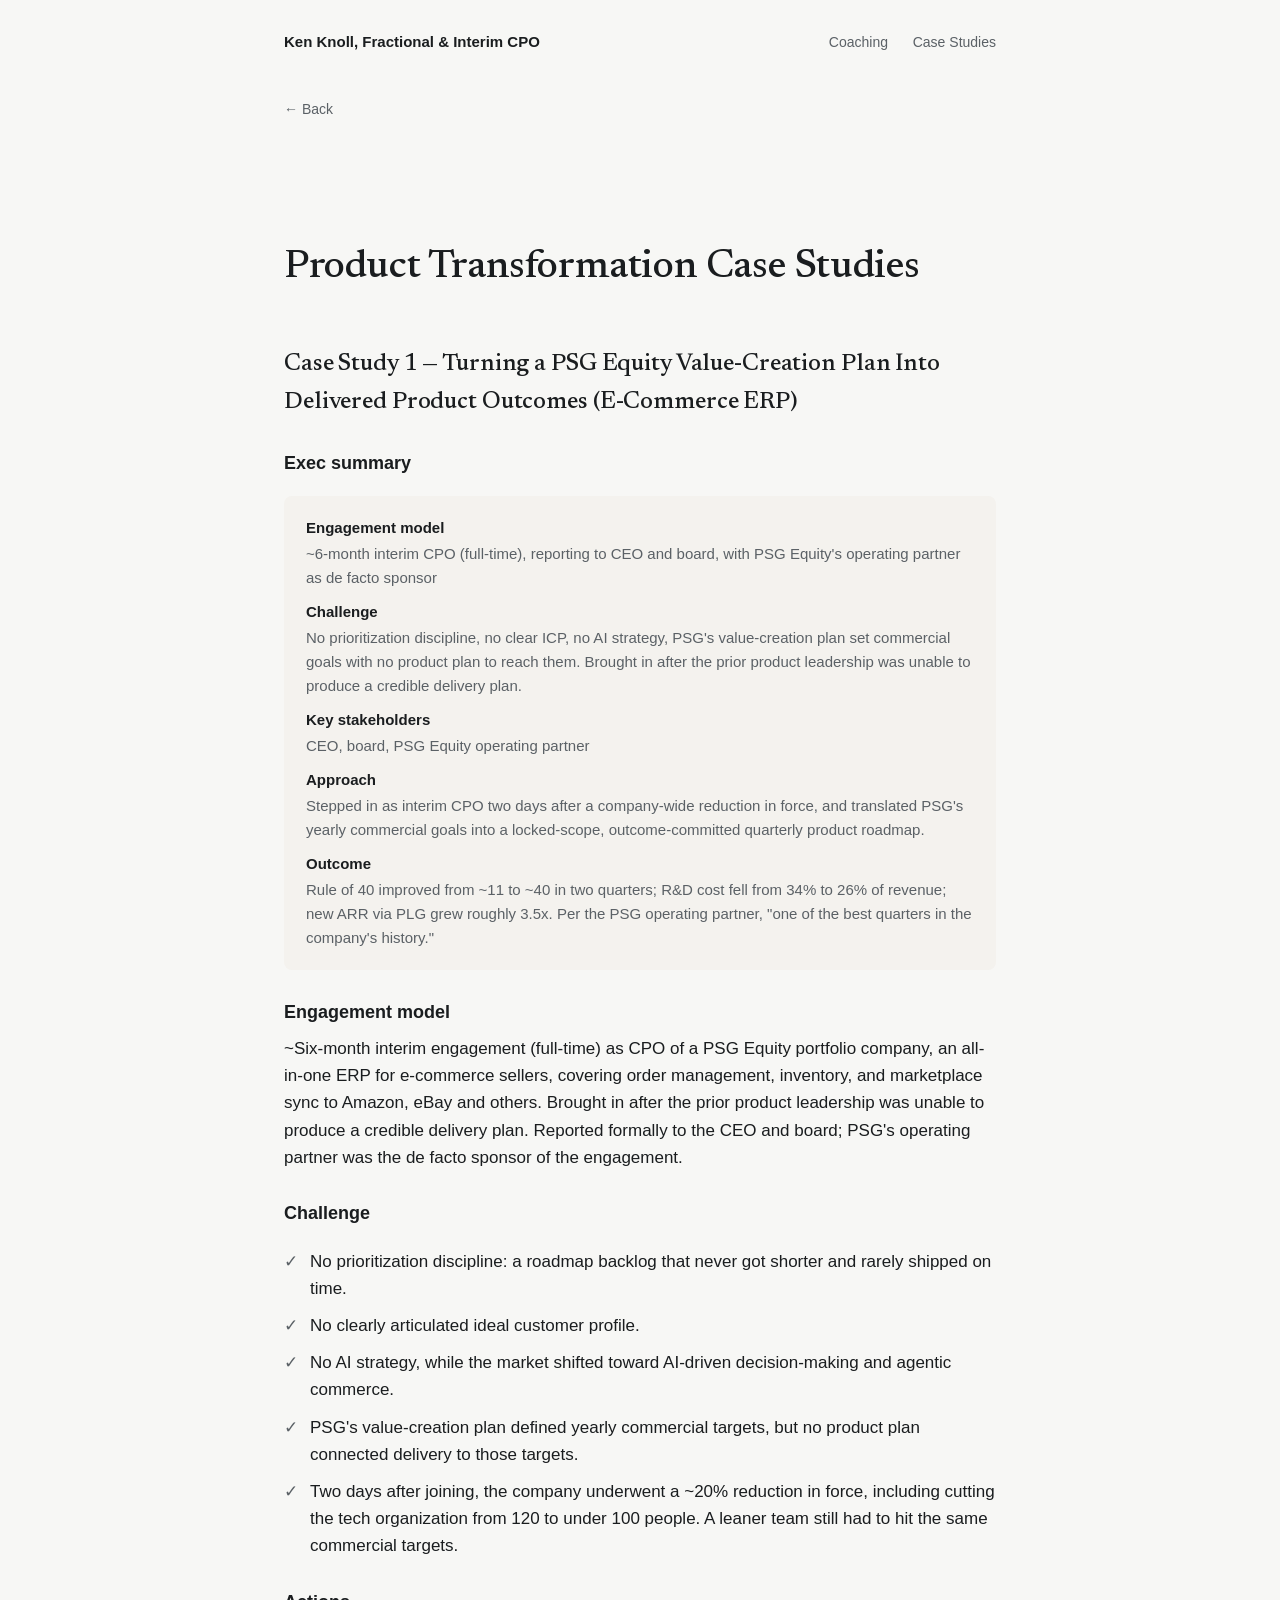
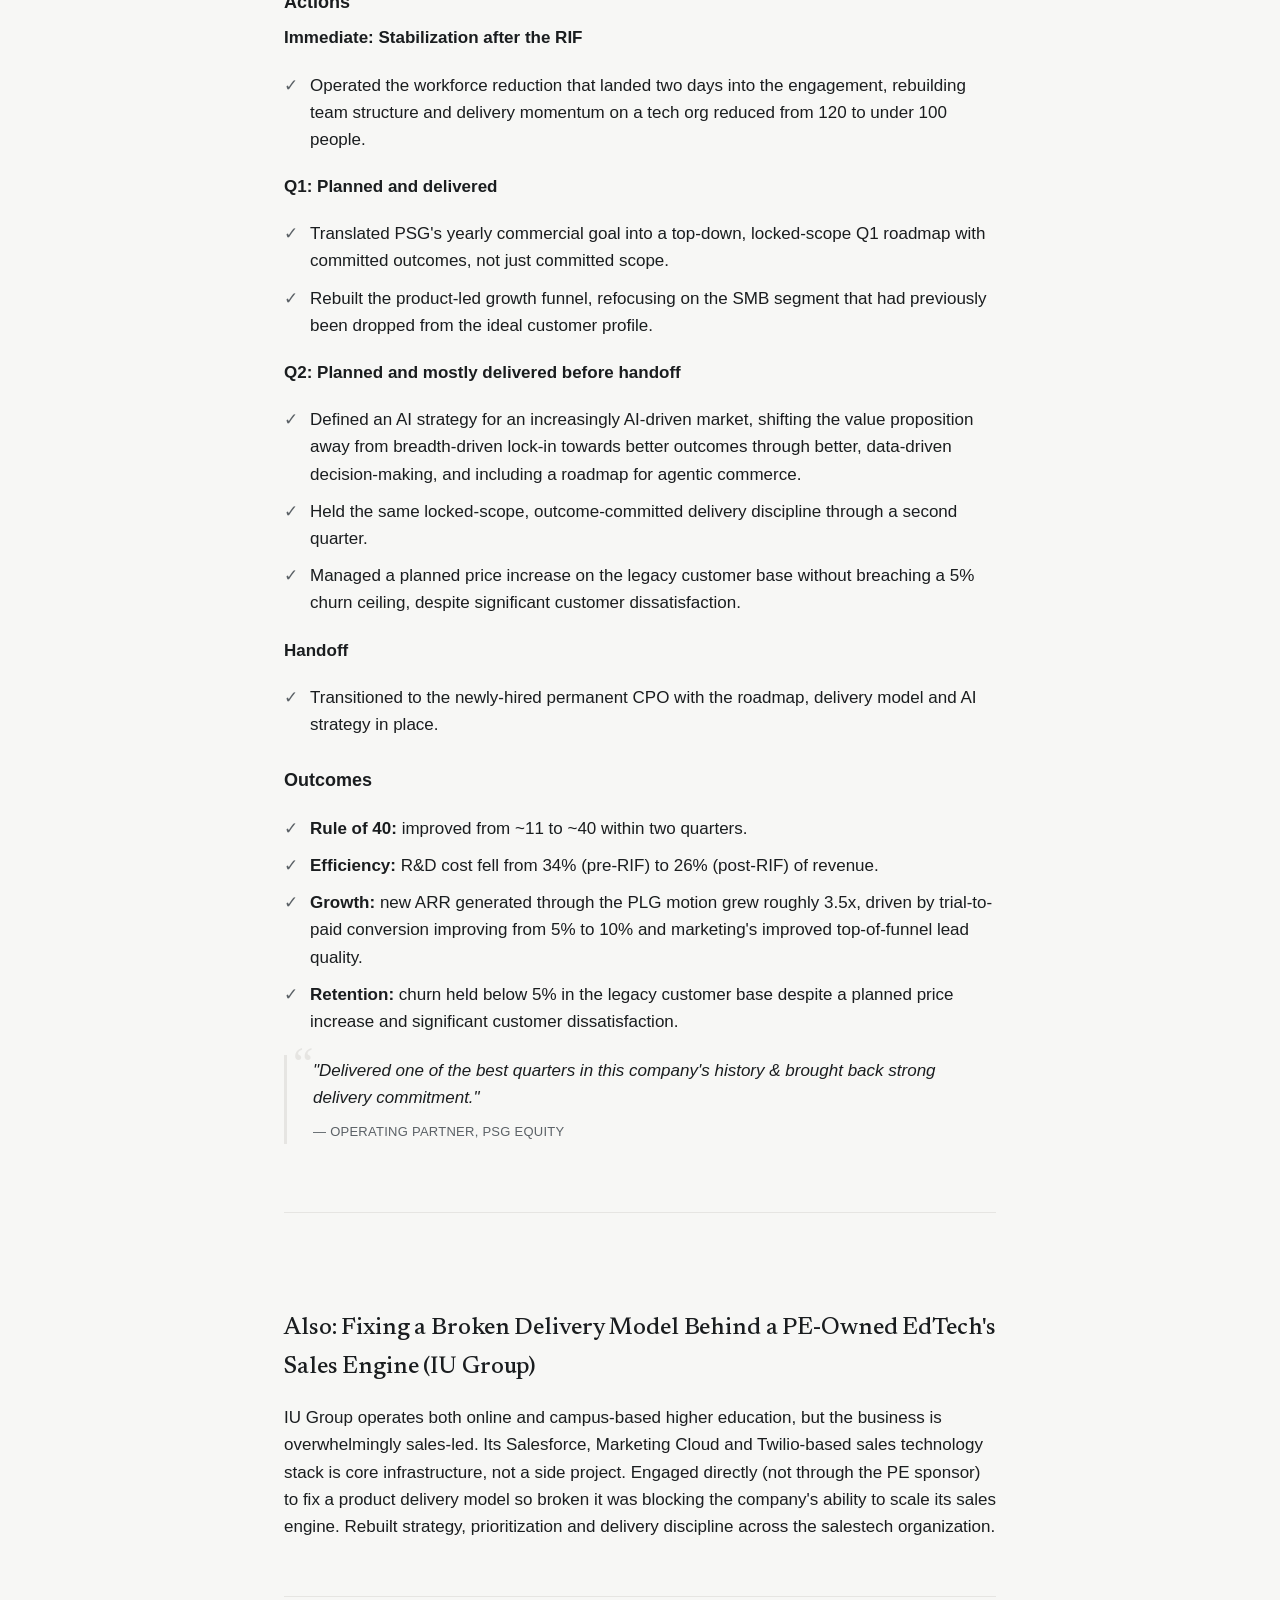
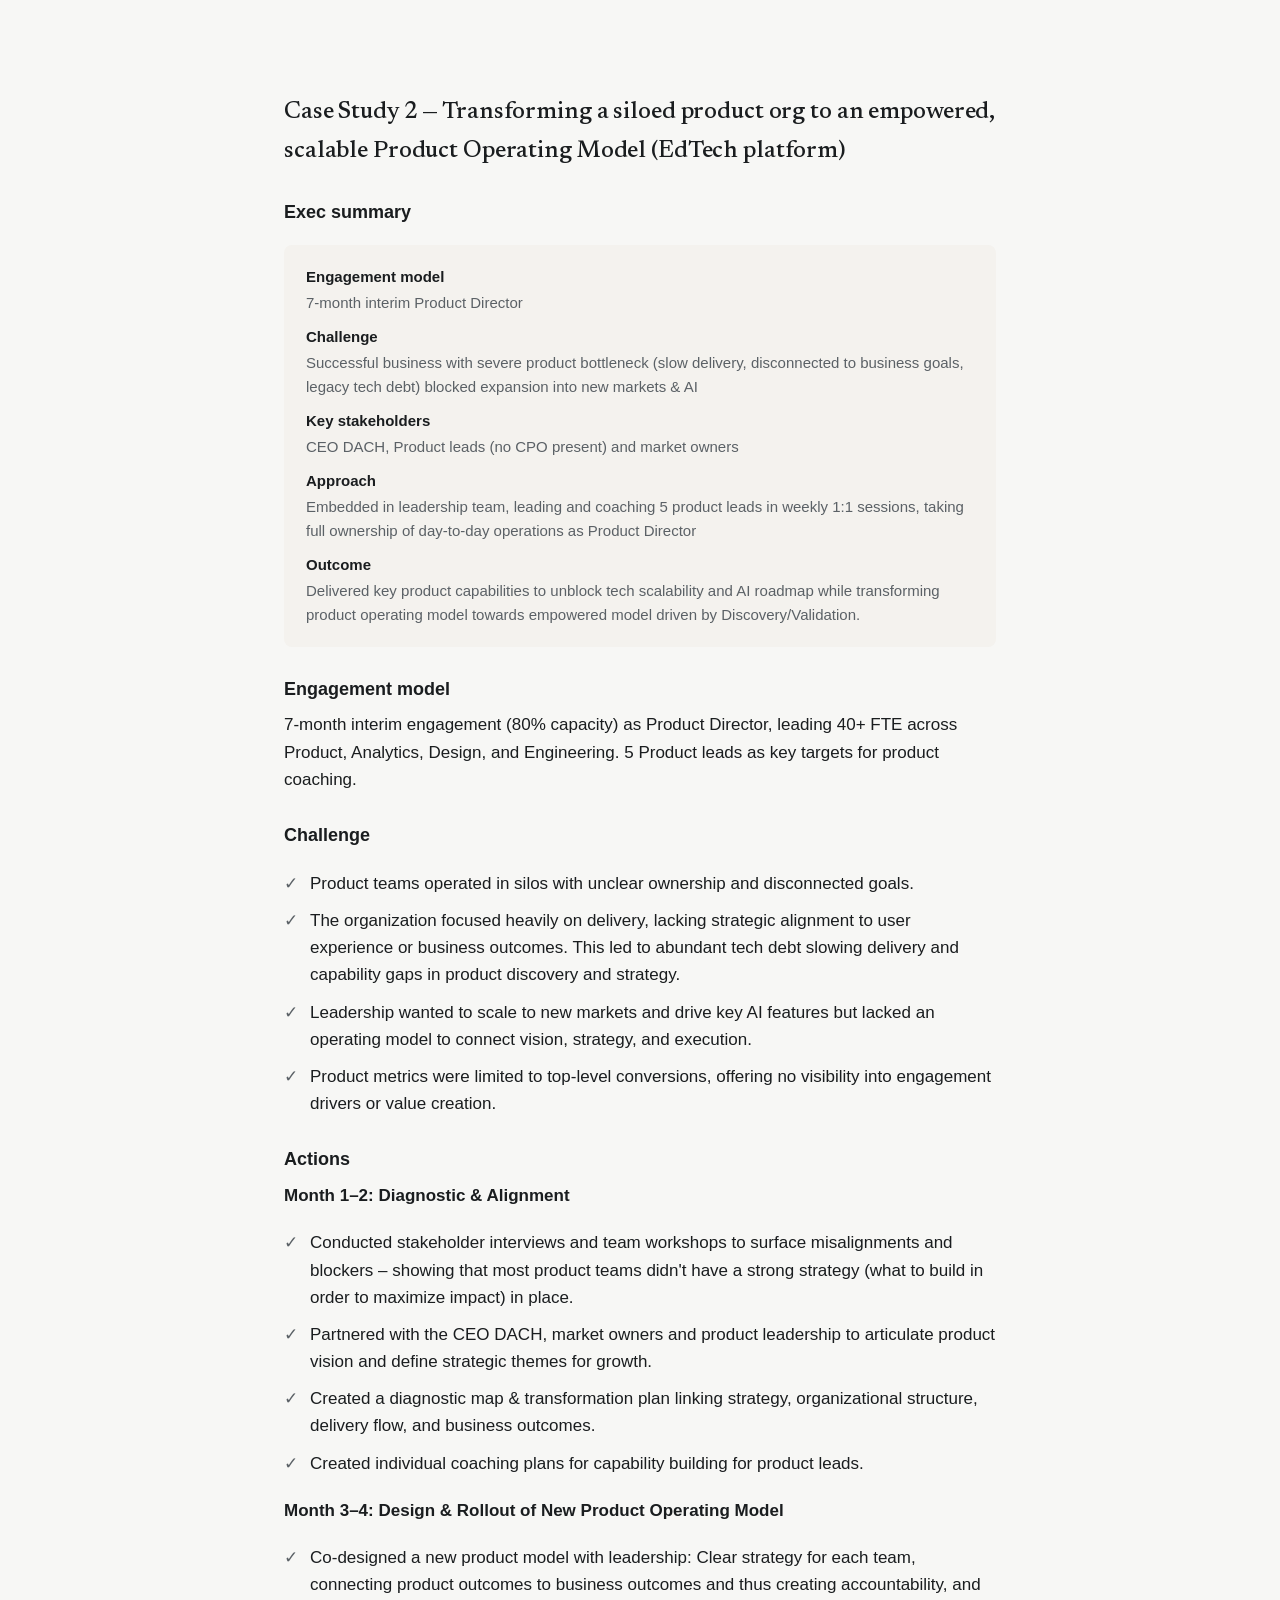
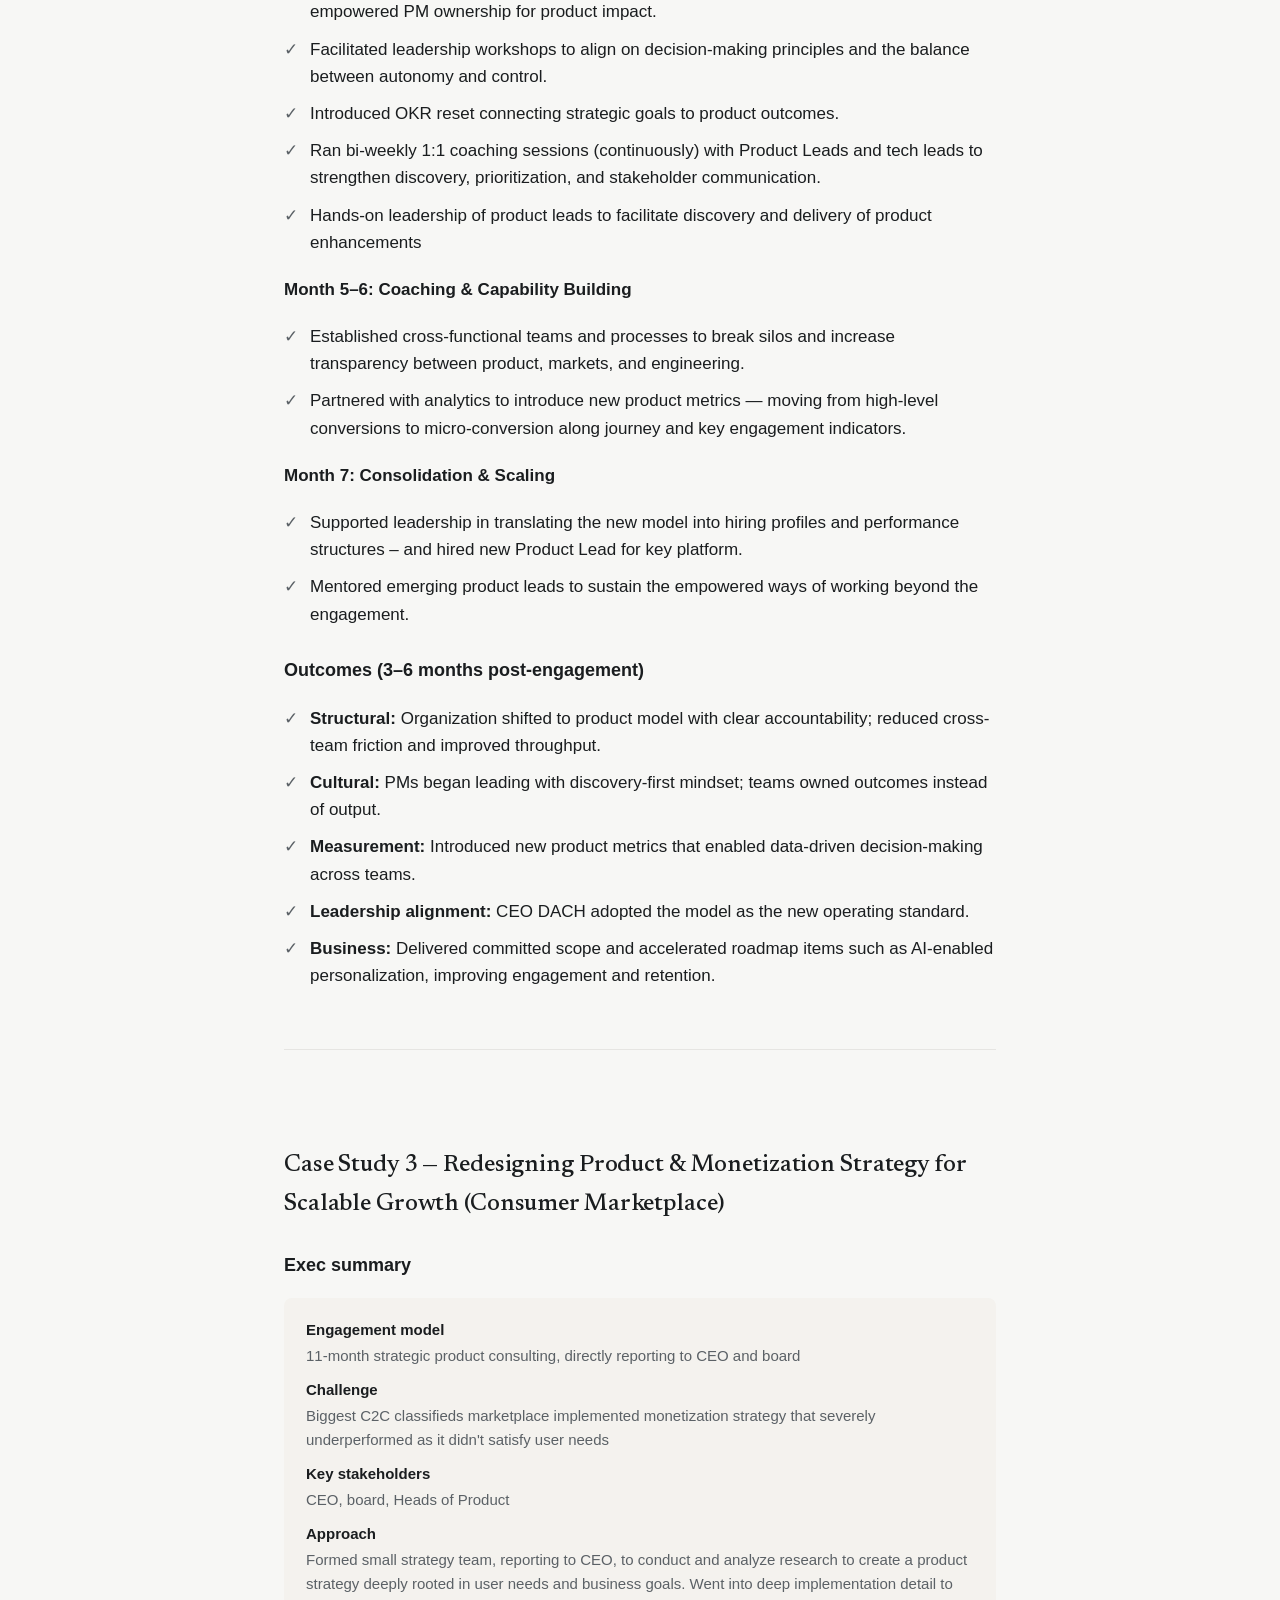
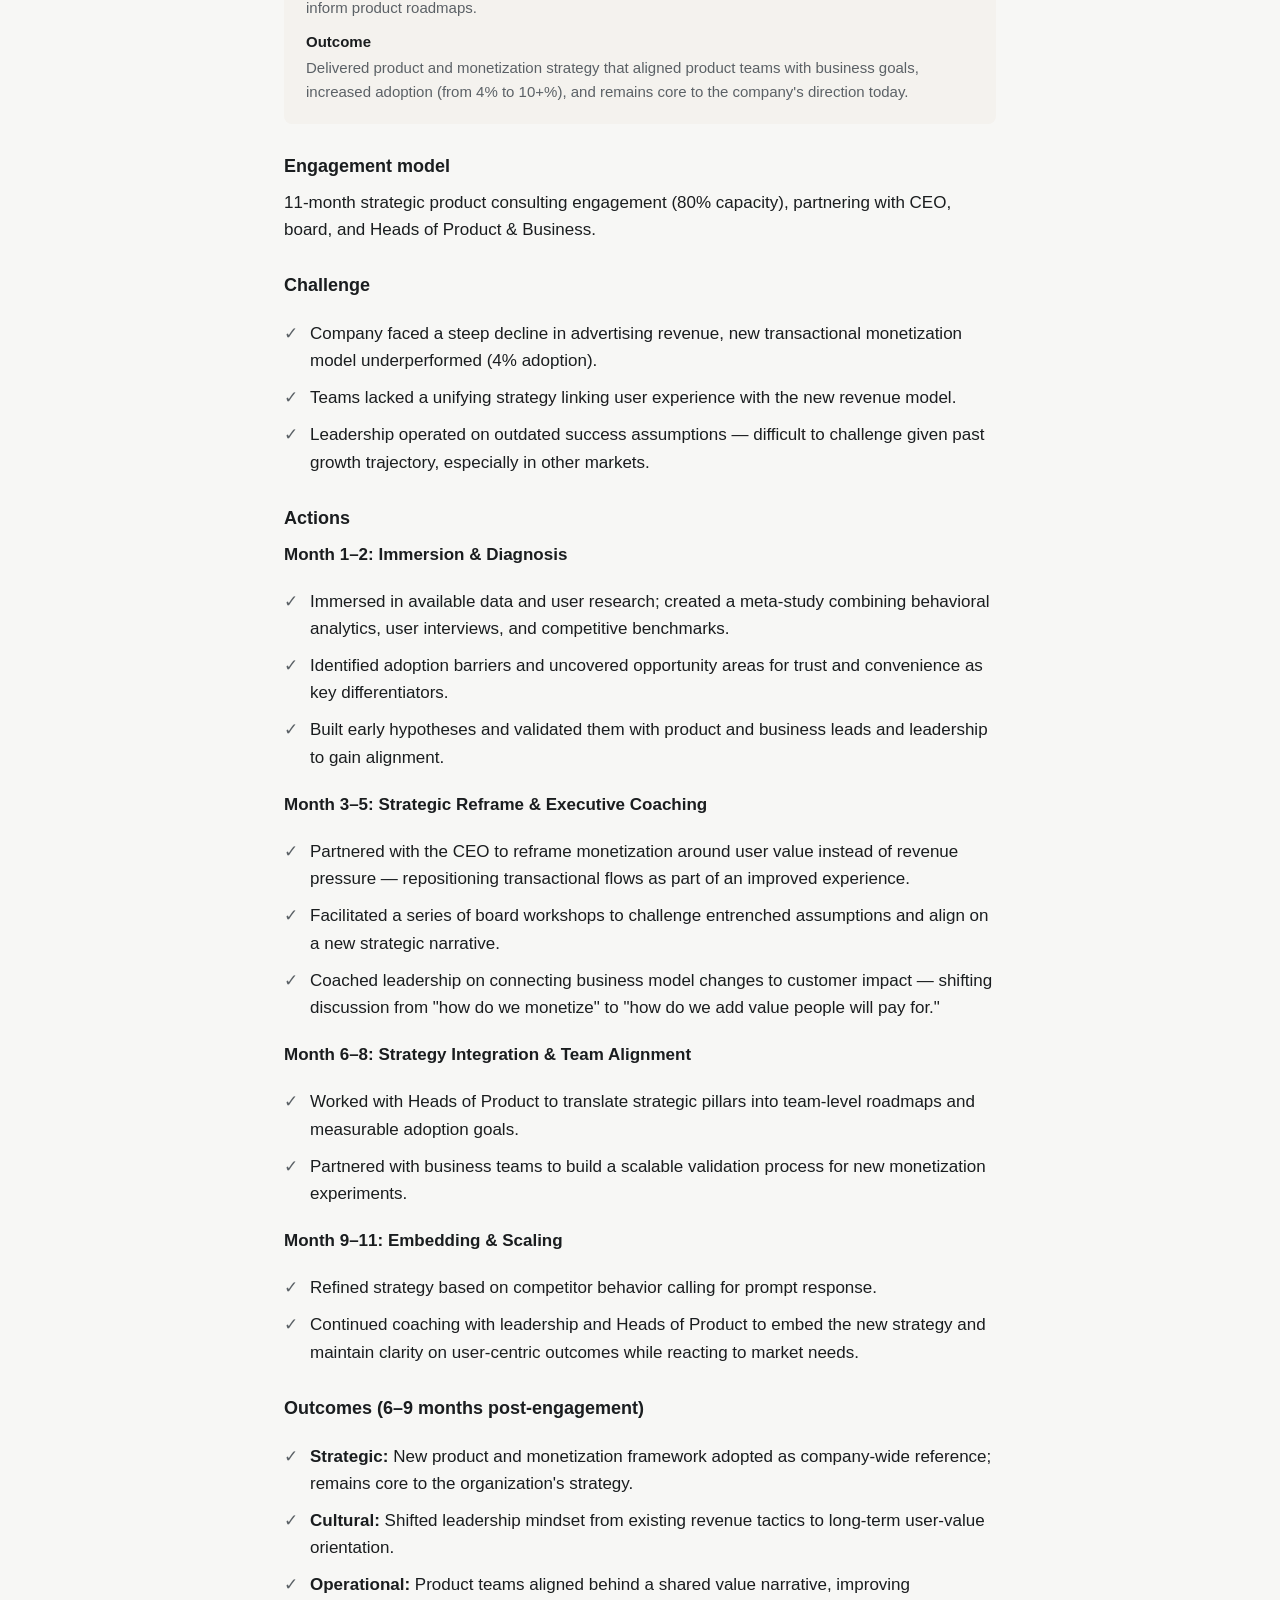
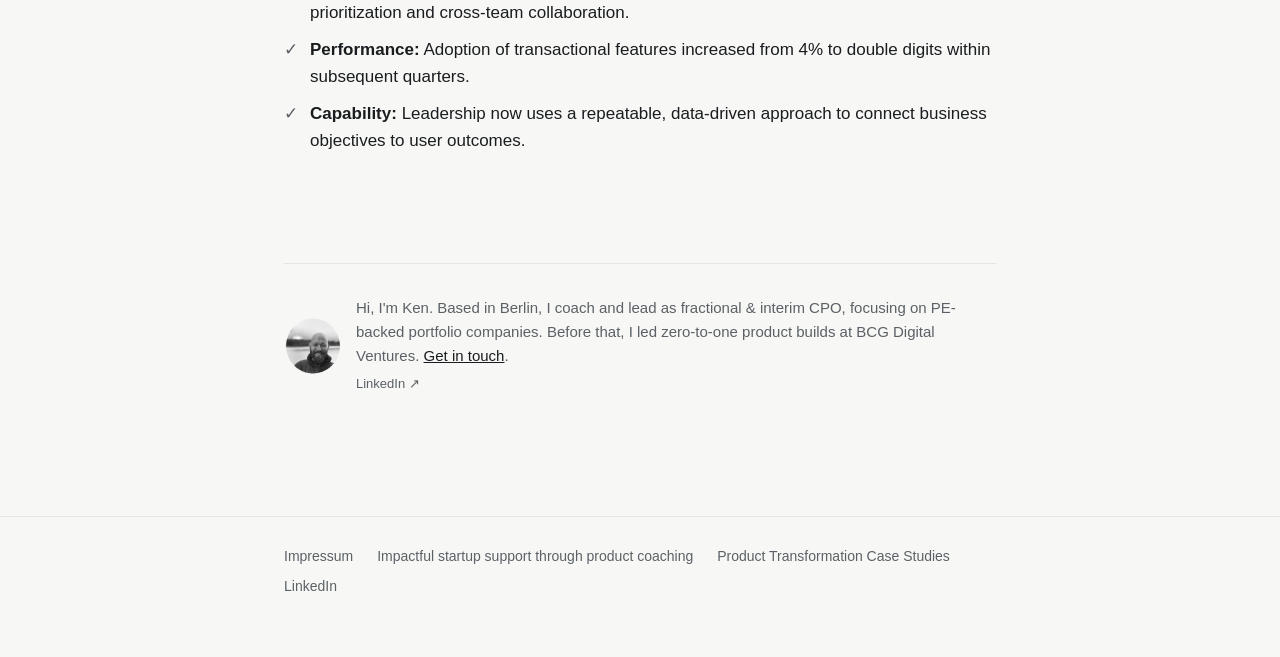
<file: coaching/index.html>
<!DOCTYPE html>
<html lang="en">
<head>
<meta charset="UTF-8">
<meta name="viewport" content="width=device-width, initial-scale=1.0">
<title>Product Transformation Case Studies — Ken Knoll</title>
<meta name="description" content="A PSG Equity portfolio company: Rule of 40 improved from ~11 to ~40 in two quarters. Plus case studies in EdTech and consumer marketplace transformation.">
<link rel="canonical" href="https://ken.berlin/coaching/">
<link rel="icon" type="image/svg+xml" href="/favicon.svg">
<meta property="og:type" content="website">
<meta property="og:url" content="https://ken.berlin/coaching/">
<meta property="og:title" content="Product Transformation Case Studies — Ken Knoll">
<meta property="og:description" content="A PSG Equity portfolio company: Rule of 40 improved from ~11 to ~40 in two quarters. Plus case studies in EdTech and consumer marketplace transformation.">
<meta property="og:image" content="https://ken.berlin/assets/images/ken-headshot.png">
<meta name="twitter:card" content="summary_large_image">
<meta name="twitter:title" content="Product Transformation Case Studies — Ken Knoll">
<meta name="twitter:description" content="A PSG Equity portfolio company: Rule of 40 improved from ~11 to ~40 in two quarters. Plus case studies in EdTech and consumer marketplace transformation.">
<meta name="twitter:image" content="https://ken.berlin/assets/images/ken-headshot.png">
<link rel="stylesheet" href="/assets/style.css">
</head>
<body>
<header class="site">
  <div class="wrap">
    <a class="brand" href="/">Ken Knoll, Fractional & Interim CPO</a>
    <nav>
      <a href="/impactful-startup-support-through-product-coaching/">Coaching</a>
      <a href="/coaching/">Case Studies</a>
    </nav>
  </div>
</header>

<main>
  <div class="wrap">
    <a class="back-link" href="/">&larr; Back</a>
    <h1>Product Transformation Case Studies</h1>

    <article class="case-study">
      <h2 style="margin-top:0;">Case Study 1 — Turning a PSG Equity Value-Creation Plan Into Delivered Product Outcomes (E-Commerce ERP)</h2>

      <h3>Exec summary</h3>
      <dl class="exec-summary">
        <dt>Engagement model</dt><dd>~6-month interim CPO (full-time), reporting to CEO and board, with PSG Equity's operating partner as de facto sponsor</dd>
        <dt>Challenge</dt><dd>No prioritization discipline, no clear ICP, no AI strategy, PSG's value-creation plan set commercial goals with no product plan to reach them. Brought in after the prior product leadership was unable to produce a credible delivery plan.</dd>
        <dt>Key stakeholders</dt><dd>CEO, board, PSG Equity operating partner</dd>
        <dt>Approach</dt><dd>Stepped in as interim CPO two days after a company-wide reduction in force, and translated PSG's yearly commercial goals into a locked-scope, outcome-committed quarterly product roadmap.</dd>
        <dt>Outcome</dt><dd>Rule of 40 improved from ~11 to ~40 in two quarters; R&amp;D cost fell from 34% to 26% of revenue; new ARR via PLG grew roughly 3.5x. Per the PSG operating partner, "one of the best quarters in the company's history."</dd>
      </dl>

      <h3>Engagement model</h3>
      <p>~Six-month interim engagement (full-time) as CPO of a PSG Equity portfolio company, an all-in-one ERP for e-commerce sellers, covering order management, inventory, and marketplace sync to Amazon, eBay and others. Brought in after the prior product leadership was unable to produce a credible delivery plan. Reported formally to the CEO and board; PSG's operating partner was the de facto sponsor of the engagement.</p>

      <h3>Challenge</h3>
      <ul class="check">
        <li>No prioritization discipline: a roadmap backlog that never got shorter and rarely shipped on time.</li>
        <li>No clearly articulated ideal customer profile.</li>
        <li>No AI strategy, while the market shifted toward AI-driven decision-making and agentic commerce.</li>
        <li>PSG's value-creation plan defined yearly commercial targets, but no product plan connected delivery to those targets.</li>
        <li>Two days after joining, the company underwent a ~20% reduction in force, including cutting the tech organization from 120 to under 100 people. A leaner team still had to hit the same commercial targets.</li>
      </ul>

      <h3>Actions</h3>
      <p><strong>Immediate: Stabilization after the RIF</strong></p>
      <ul class="check">
        <li>Operated the workforce reduction that landed two days into the engagement, rebuilding team structure and delivery momentum on a tech org reduced from 120 to under 100 people.</li>
      </ul>
      <p><strong>Q1: Planned and delivered</strong></p>
      <ul class="check">
        <li>Translated PSG's yearly commercial goal into a top-down, locked-scope Q1 roadmap with committed outcomes, not just committed scope.</li>
        <li>Rebuilt the product-led growth funnel, refocusing on the SMB segment that had previously been dropped from the ideal customer profile.</li>
      </ul>
      <p><strong>Q2: Planned and mostly delivered before handoff</strong></p>
      <ul class="check">
        <li>Defined an AI strategy for an increasingly AI-driven market, shifting the value proposition away from breadth-driven lock-in towards better outcomes through better, data-driven decision-making, and including a roadmap for agentic commerce.</li>
        <li>Held the same locked-scope, outcome-committed delivery discipline through a second quarter.</li>
        <li>Managed a planned price increase on the legacy customer base without breaching a 5% churn ceiling, despite significant customer dissatisfaction.</li>
      </ul>
      <p><strong>Handoff</strong></p>
      <ul class="check">
        <li>Transitioned to the newly-hired permanent CPO with the roadmap, delivery model and AI strategy in place.</li>
      </ul>

      <h3>Outcomes</h3>
      <ul class="check">
        <li><strong>Rule of 40:</strong> improved from ~11 to ~40 within two quarters.</li>
        <li><strong>Efficiency:</strong> R&amp;D cost fell from 34% (pre-RIF) to 26% (post-RIF) of revenue.</li>
        <li><strong>Growth:</strong> new ARR generated through the PLG motion grew roughly 3.5x, driven by trial-to-paid conversion improving from 5% to 10% and marketing's improved top-of-funnel lead quality.</li>
        <li><strong>Retention:</strong> churn held below 5% in the legacy customer base despite a planned price increase and significant customer dissatisfaction.</li>
      </ul>

      <blockquote class="testimonial">
        <p class="quote">"Delivered one of the best quarters in this company's history &amp; brought back strong delivery commitment."</p>
        <cite>Operating Partner, PSG Equity</cite>
      </blockquote>
    </article>

    <article class="case-study">
      <h2>Also: Fixing a Broken Delivery Model Behind a PE-Owned EdTech's Sales Engine (IU Group)</h2>
      <p>IU Group operates both online and campus-based higher education, but the business is overwhelmingly sales-led. Its Salesforce, Marketing Cloud and Twilio-based sales technology stack is core infrastructure, not a side project. Engaged directly (not through the PE sponsor) to fix a product delivery model so broken it was blocking the company's ability to scale its sales engine. Rebuilt strategy, prioritization and delivery discipline across the salestech organization.</p>
    </article>

    <article class="case-study">
      <h2>Case Study 2 — Transforming a siloed product org to an empowered, scalable Product Operating Model (EdTech platform)</h2>

      <h3>Exec summary</h3>
      <dl class="exec-summary">
        <dt>Engagement model</dt><dd>7-month interim Product Director</dd>
        <dt>Challenge</dt><dd>Successful business with severe product bottleneck (slow delivery, disconnected to business goals, legacy tech debt) blocked expansion into new markets &amp; AI</dd>
        <dt>Key stakeholders</dt><dd>CEO DACH, Product leads (no CPO present) and market owners</dd>
        <dt>Approach</dt><dd>Embedded in leadership team, leading and coaching 5 product leads in weekly 1:1 sessions, taking full ownership of day-to-day operations as Product Director</dd>
        <dt>Outcome</dt><dd>Delivered key product capabilities to unblock tech scalability and AI roadmap while transforming product operating model towards empowered model driven by Discovery/Validation.</dd>
      </dl>

      <h3>Engagement model</h3>
      <p>7-month interim engagement (80% capacity) as Product Director, leading 40+ FTE across Product, Analytics, Design, and Engineering. 5 Product leads as key targets for product coaching.</p>

      <h3>Challenge</h3>
      <ul class="check">
        <li>Product teams operated in silos with unclear ownership and disconnected goals.</li>
        <li>The organization focused heavily on delivery, lacking strategic alignment to user experience or business outcomes. This led to abundant tech debt slowing delivery and capability gaps in product discovery and strategy.</li>
        <li>Leadership wanted to scale to new markets and drive key AI features but lacked an operating model to connect vision, strategy, and execution.</li>
        <li>Product metrics were limited to top-level conversions, offering no visibility into engagement drivers or value creation.</li>
      </ul>

      <h3>Actions</h3>
      <p><strong>Month 1–2: Diagnostic &amp; Alignment</strong></p>
      <ul class="check">
        <li>Conducted stakeholder interviews and team workshops to surface misalignments and blockers – showing that most product teams didn't have a strong strategy (what to build in order to maximize impact) in place.</li>
        <li>Partnered with the CEO DACH, market owners and product leadership to articulate product vision and define strategic themes for growth.</li>
        <li>Created a diagnostic map &amp; transformation plan linking strategy, organizational structure, delivery flow, and business outcomes.</li>
        <li>Created individual coaching plans for capability building for product leads.</li>
      </ul>
      <p><strong>Month 3–4: Design &amp; Rollout of New Product Operating Model</strong></p>
      <ul class="check">
        <li>Co-designed a new product model with leadership: Clear strategy for each team, connecting product outcomes to business outcomes and thus creating accountability, and empowered PM ownership for product impact.</li>
        <li>Facilitated leadership workshops to align on decision-making principles and the balance between autonomy and control.</li>
        <li>Introduced OKR reset connecting strategic goals to product outcomes.</li>
        <li>Ran bi-weekly 1:1 coaching sessions (continuously) with Product Leads and tech leads to strengthen discovery, prioritization, and stakeholder communication.</li>
        <li>Hands-on leadership of product leads to facilitate discovery and delivery of product enhancements</li>
      </ul>
      <p><strong>Month 5–6: Coaching &amp; Capability Building</strong></p>
      <ul class="check">
        <li>Established cross-functional teams and processes to break silos and increase transparency between product, markets, and engineering.</li>
        <li>Partnered with analytics to introduce new product metrics — moving from high-level conversions to micro-conversion along journey and key engagement indicators.</li>
      </ul>
      <p><strong>Month 7: Consolidation &amp; Scaling</strong></p>
      <ul class="check">
        <li>Supported leadership in translating the new model into hiring profiles and performance structures – and hired new Product Lead for key platform.</li>
        <li>Mentored emerging product leads to sustain the empowered ways of working beyond the engagement.</li>
      </ul>

      <h3>Outcomes (3–6 months post-engagement)</h3>
      <ul class="check">
        <li><strong>Structural:</strong> Organization shifted to product model with clear accountability; reduced cross-team friction and improved throughput.</li>
        <li><strong>Cultural:</strong> PMs began leading with discovery-first mindset; teams owned outcomes instead of output.</li>
        <li><strong>Measurement:</strong> Introduced new product metrics that enabled data-driven decision-making across teams.</li>
        <li><strong>Leadership alignment:</strong> CEO DACH adopted the model as the new operating standard.</li>
        <li><strong>Business:</strong> Delivered committed scope and accelerated roadmap items such as AI-enabled personalization, improving engagement and retention.</li>
      </ul>
    </article>

    <article class="case-study">
      <h2>Case Study 3 — Redesigning Product &amp; Monetization Strategy for Scalable Growth (Consumer Marketplace)</h2>

      <h3>Exec summary</h3>
      <dl class="exec-summary">
        <dt>Engagement model</dt><dd>11-month strategic product consulting, directly reporting to CEO and board</dd>
        <dt>Challenge</dt><dd>Biggest C2C classifieds marketplace implemented monetization strategy that severely underperformed as it didn't satisfy user needs</dd>
        <dt>Key stakeholders</dt><dd>CEO, board, Heads of Product</dd>
        <dt>Approach</dt><dd>Formed small strategy team, reporting to CEO, to conduct and analyze research to create a product strategy deeply rooted in user needs and business goals. Went into deep implementation detail to inform product roadmaps.</dd>
        <dt>Outcome</dt><dd>Delivered product and monetization strategy that aligned product teams with business goals, increased adoption (from 4% to 10+%), and remains core to the company's direction today.</dd>
      </dl>

      <h3>Engagement model</h3>
      <p>11-month strategic product consulting engagement (80% capacity), partnering with CEO, board, and Heads of Product &amp; Business.</p>

      <h3>Challenge</h3>
      <ul class="check">
        <li>Company faced a steep decline in advertising revenue, new transactional monetization model underperformed (4% adoption).</li>
        <li>Teams lacked a unifying strategy linking user experience with the new revenue model.</li>
        <li>Leadership operated on outdated success assumptions — difficult to challenge given past growth trajectory, especially in other markets.</li>
      </ul>

      <h3>Actions</h3>
      <p><strong>Month 1–2: Immersion &amp; Diagnosis</strong></p>
      <ul class="check">
        <li>Immersed in available data and user research; created a meta-study combining behavioral analytics, user interviews, and competitive benchmarks.</li>
        <li>Identified adoption barriers and uncovered opportunity areas for trust and convenience as key differentiators.</li>
        <li>Built early hypotheses and validated them with product and business leads and leadership to gain alignment.</li>
      </ul>
      <p><strong>Month 3–5: Strategic Reframe &amp; Executive Coaching</strong></p>
      <ul class="check">
        <li>Partnered with the CEO to reframe monetization around user value instead of revenue pressure — repositioning transactional flows as part of an improved experience.</li>
        <li>Facilitated a series of board workshops to challenge entrenched assumptions and align on a new strategic narrative.</li>
        <li>Coached leadership on connecting business model changes to customer impact — shifting discussion from "how do we monetize" to "how do we add value people will pay for."</li>
      </ul>
      <p><strong>Month 6–8: Strategy Integration &amp; Team Alignment</strong></p>
      <ul class="check">
        <li>Worked with Heads of Product to translate strategic pillars into team-level roadmaps and measurable adoption goals.</li>
        <li>Partnered with business teams to build a scalable validation process for new monetization experiments.</li>
      </ul>
      <p><strong>Month 9–11: Embedding &amp; Scaling</strong></p>
      <ul class="check">
        <li>Refined strategy based on competitor behavior calling for prompt response.</li>
        <li>Continued coaching with leadership and Heads of Product to embed the new strategy and maintain clarity on user-centric outcomes while reacting to market needs.</li>
      </ul>

      <h3>Outcomes (6–9 months post-engagement)</h3>
      <ul class="check">
        <li><strong>Strategic:</strong> New product and monetization framework adopted as company-wide reference; remains core to the organization's strategy.</li>
        <li><strong>Cultural:</strong> Shifted leadership mindset from existing revenue tactics to long-term user-value orientation.</li>
        <li><strong>Operational:</strong> Product teams aligned behind a shared value narrative, improving prioritization and cross-team collaboration.</li>
        <li><strong>Performance:</strong> Adoption of transactional features increased from 4% to double digits within subsequent quarters.</li>
        <li><strong>Capability:</strong> Leadership now uses a repeatable, data-driven approach to connect business objectives to user outcomes.</li>
      </ul>
    </article>

    <div class="author-block">
      <img src="/assets/images/ken-headshot.png" alt="Ken Knoll" width="600" height="579">
      <div>
        <p>Hi, I'm Ken. Based in Berlin, I coach and lead as fractional &amp; interim CPO, focusing on PE-backed portfolio companies. Before that, I led zero-to-one product builds at BCG Digital Ventures. <a href="mailto:ken.knoll@gmail.com">Get in touch</a>.</p>
        <a class="linkedin-link" href="https://www.linkedin.com/in/ken-knoll-4578077a/" target="_blank" rel="noopener">LinkedIn ↗</a>
      </div>
    </div>
  </div>
</main>

<footer class="site">
  <div class="wrap">
    <a href="/impressum/">Impressum</a>
    <a href="/impactful-startup-support-through-product-coaching/">Impactful startup support through product coaching</a>
    <a href="/coaching/">Product Transformation Case Studies</a>
    <a href="https://www.linkedin.com/in/ken-knoll-4578077a/" target="_blank" rel="noopener">LinkedIn</a>
  </div>
</footer>
</body>
</html>
</file>
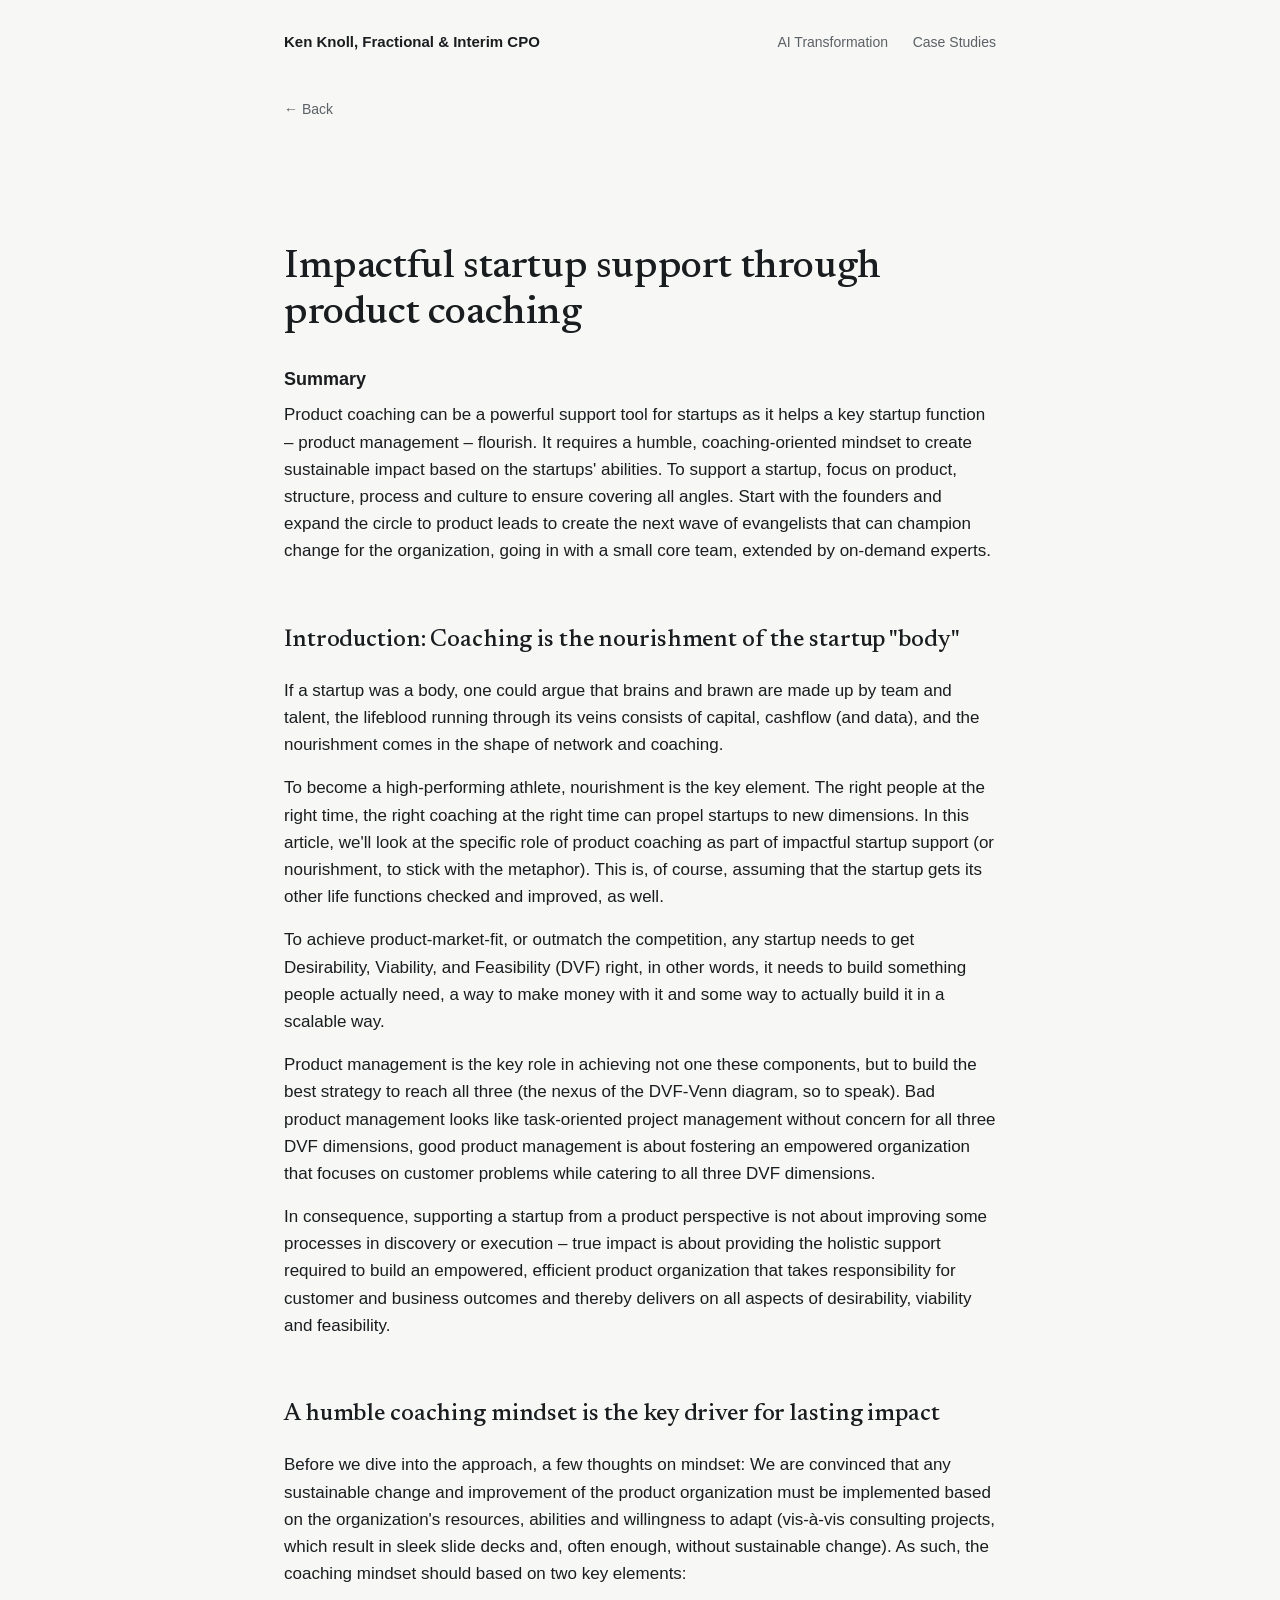
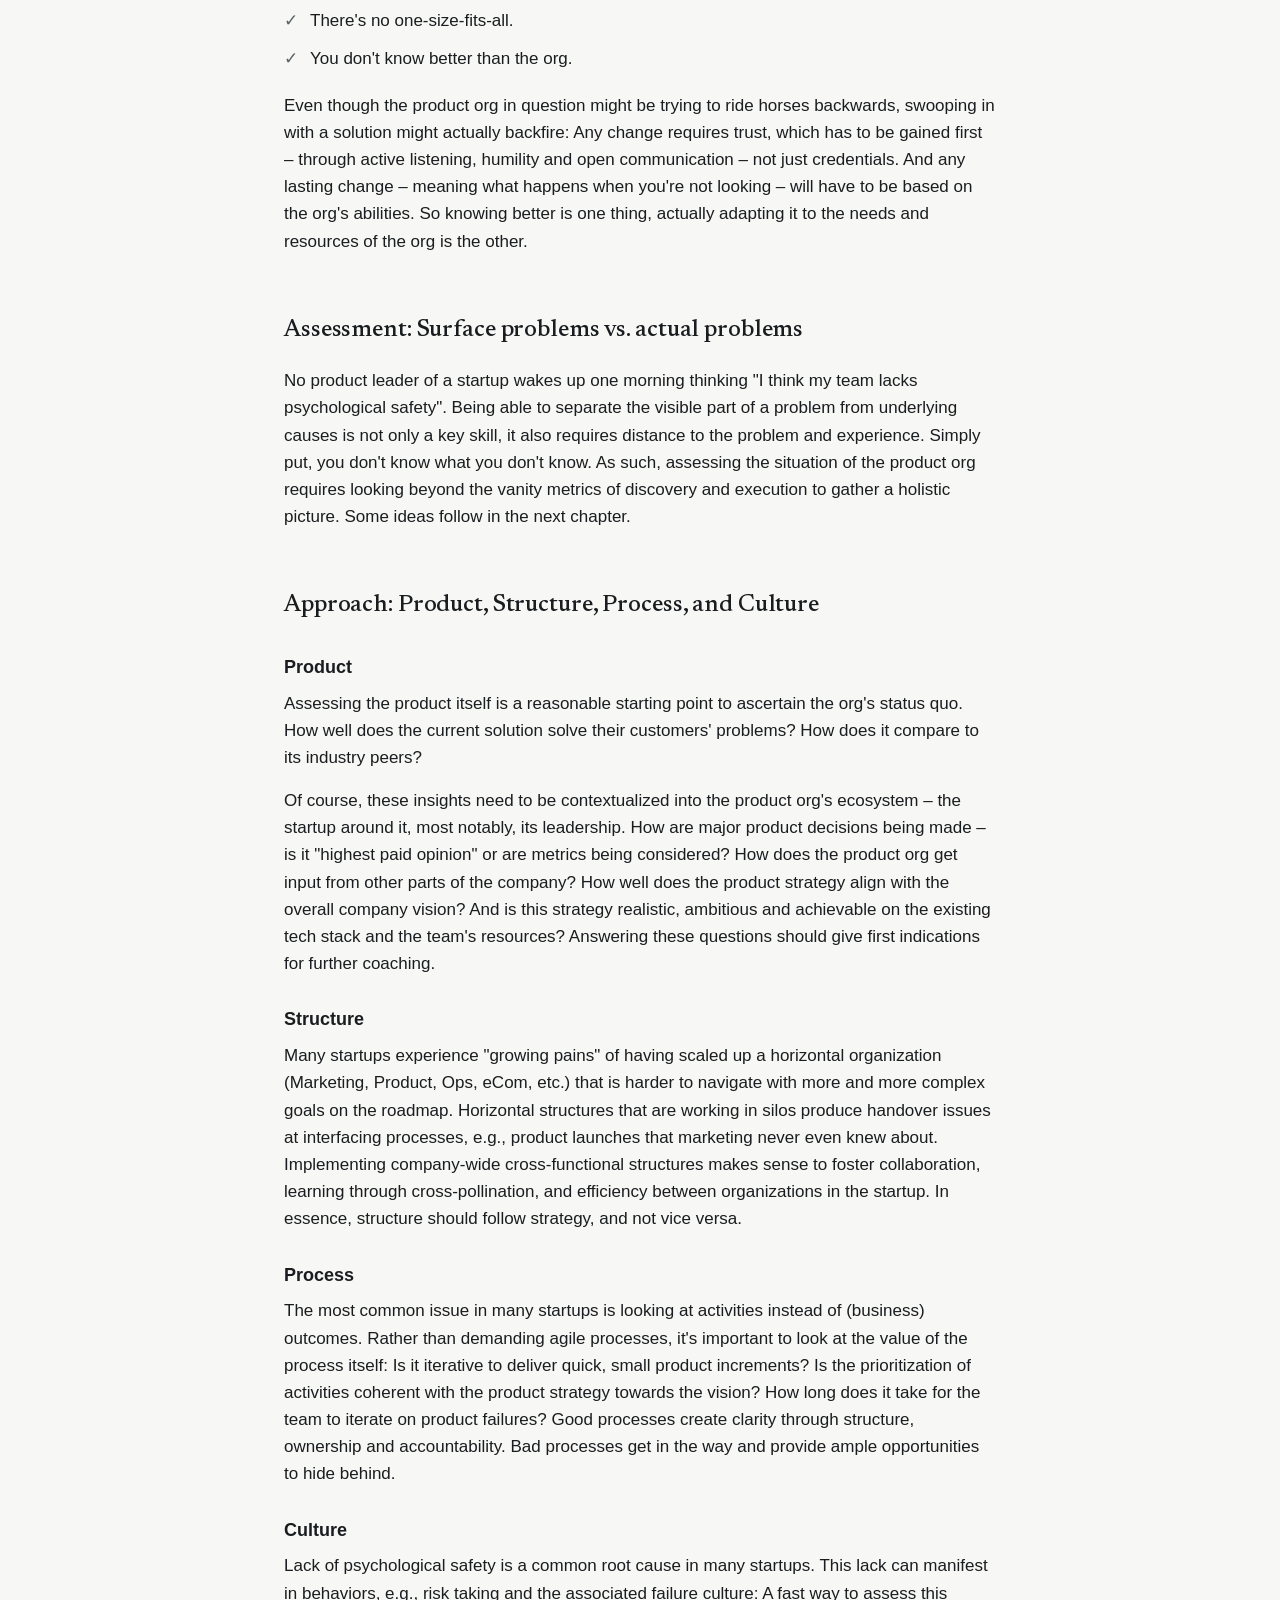
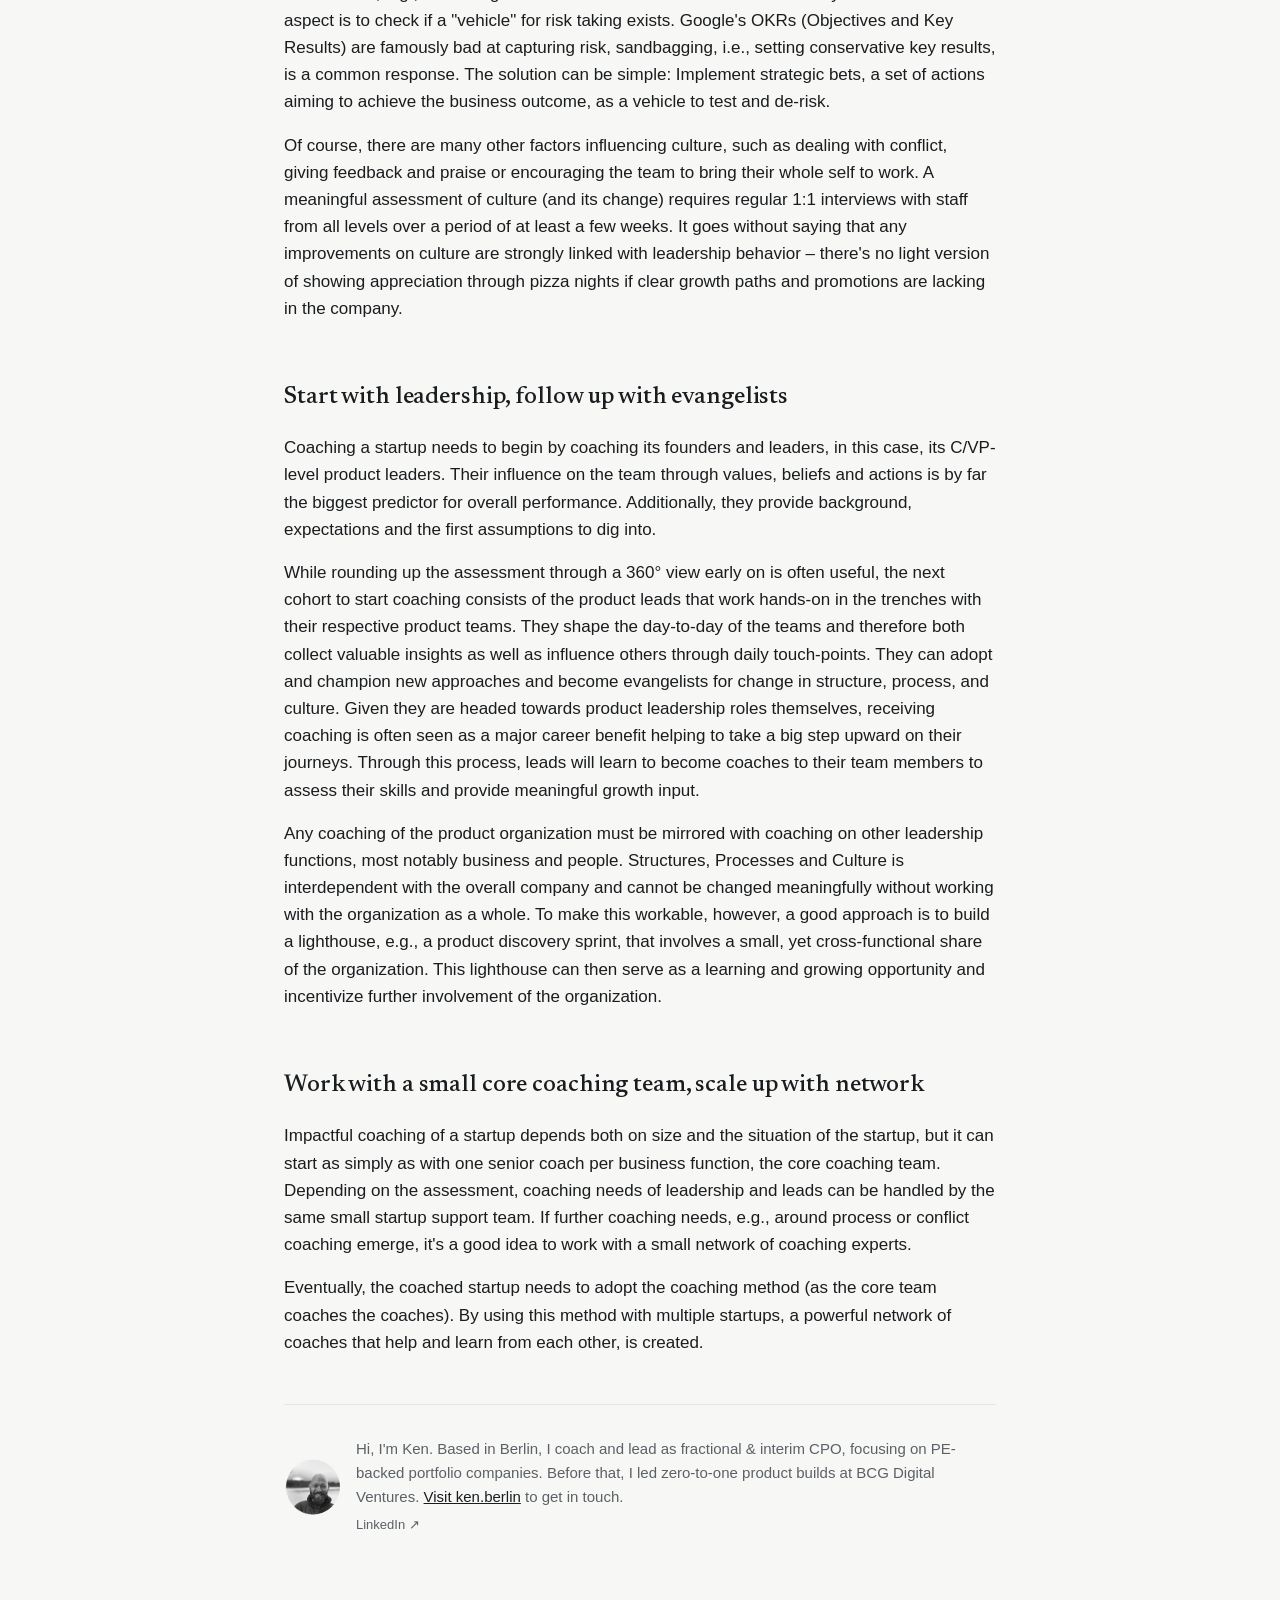
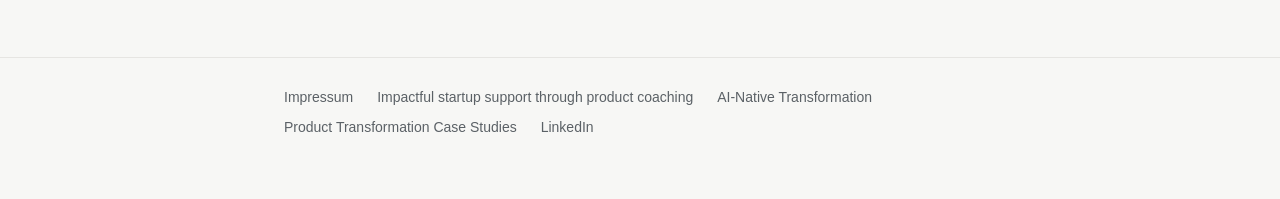
<file: impactful-startup-support-through-product-coaching/index.html>
<!DOCTYPE html>
<html lang="en">
<head>
<meta charset="UTF-8">
<meta name="viewport" content="width=device-width, initial-scale=1.0">
<title>Impactful Startup Support Through Product Coaching — Ken Knoll</title>
<meta name="description" content="How product coaching helps startups build empowered, high-performing product organizations, covering product, structure, process and culture.">
<link rel="canonical" href="https://ken.berlin/impactful-startup-support-through-product-coaching/">
<link rel="icon" type="image/svg+xml" href="/favicon.svg">
<meta property="og:type" content="article">
<meta property="og:url" content="https://ken.berlin/impactful-startup-support-through-product-coaching/">
<meta property="og:title" content="Impactful Startup Support Through Product Coaching — Ken Knoll">
<meta property="og:description" content="How product coaching helps startups build empowered, high-performing product organizations, covering product, structure, process and culture.">
<meta property="og:image" content="https://ken.berlin/assets/images/ken-headshot.png">
<meta name="twitter:card" content="summary_large_image">
<meta name="twitter:title" content="Impactful Startup Support Through Product Coaching — Ken Knoll">
<meta name="twitter:description" content="How product coaching helps startups build empowered, high-performing product organizations, covering product, structure, process and culture.">
<meta name="twitter:image" content="https://ken.berlin/assets/images/ken-headshot.png">
<link rel="stylesheet" href="/assets/style.css">
</head>
<body>
<header class="site">
  <div class="wrap">
    <a class="brand" href="/">Ken Knoll, Fractional & Interim CPO</a>
    <nav>
      <a href="/ai-native-transformation/">AI Transformation</a>
      <a href="/case-studies/">Case Studies</a>
    </nav>
  </div>
</header>

<main>
  <div class="wrap">
    <a class="back-link" href="/">&larr; Back</a>
    <h1>Impactful startup support through product coaching</h1>

    <h3>Summary</h3>
    <p>Product coaching can be a powerful support tool for startups as it helps a key startup function – product management – flourish. It requires a humble, coaching-oriented mindset to create sustainable impact based on the startups' abilities. To support a startup, focus on product, structure, process and culture to ensure covering all angles. Start with the founders and expand the circle to product leads to create the next wave of evangelists that can champion change for the organization, going in with a small core team, extended by on-demand experts.</p>

    <h2>Introduction: Coaching is the nourishment of the startup "body"</h2>
    <p>If a startup was a body, one could argue that brains and brawn are made up by team and talent, the lifeblood running through its veins consists of capital, cashflow (and data), and the nourishment comes in the shape of network and coaching.</p>
    <p>To become a high-performing athlete, nourishment is the key element. The right people at the right time, the right coaching at the right time can propel startups to new dimensions. In this article, we'll look at the specific role of product coaching as part of impactful startup support (or nourishment, to stick with the metaphor). This is, of course, assuming that the startup gets its other life functions checked and improved, as well.</p>
    <p>To achieve product-market-fit, or outmatch the competition, any startup needs to get Desirability, Viability, and Feasibility (DVF) right, in other words, it needs to build something people actually need, a way to make money with it and some way to actually build it in a scalable way.</p>
    <p>Product management is the key role in achieving not one these components, but to build the best strategy to reach all three (the nexus of the DVF-Venn diagram, so to speak). Bad product management looks like task-oriented project management without concern for all three DVF dimensions, good product management is about fostering an empowered organization that focuses on customer problems while catering to all three DVF dimensions.</p>
    <p>In consequence, supporting a startup from a product perspective is not about improving some processes in discovery or execution – true impact is about providing the holistic support required to build an empowered, efficient product organization that takes responsibility for customer and business outcomes and thereby delivers on all aspects of desirability, viability and feasibility.</p>

    <h2>A humble coaching mindset is the key driver for lasting impact</h2>
    <p>Before we dive into the approach, a few thoughts on mindset: We are convinced that any sustainable change and improvement of the product organization must be implemented based on the organization's resources, abilities and willingness to adapt (vis-à-vis consulting projects, which result in sleek slide decks and, often enough, without sustainable change). As such, the coaching mindset should based on two key elements:</p>
    <ul class="check">
      <li>There's no one-size-fits-all.</li>
      <li>You don't know better than the org.</li>
    </ul>
    <p>Even though the product org in question might be trying to ride horses backwards, swooping in with a solution might actually backfire: Any change requires trust, which has to be gained first – through active listening, humility and open communication – not just credentials. And any lasting change – meaning what happens when you're not looking – will have to be based on the org's abilities. So knowing better is one thing, actually adapting it to the needs and resources of the org is the other.</p>

    <h2>Assessment: Surface problems vs. actual problems</h2>
    <p>No product leader of a startup wakes up one morning thinking "I think my team lacks psychological safety". Being able to separate the visible part of a problem from underlying causes is not only a key skill, it also requires distance to the problem and experience. Simply put, you don't know what you don't know. As such, assessing the situation of the product org requires looking beyond the vanity metrics of discovery and execution to gather a holistic picture. Some ideas follow in the next chapter.</p>

    <h2>Approach: Product, Structure, Process, and Culture</h2>
    <h3>Product</h3>
    <p>Assessing the product itself is a reasonable starting point to ascertain the org's status quo. How well does the current solution solve their customers' problems? How does it compare to its industry peers?</p>
    <p>Of course, these insights need to be contextualized into the product org's ecosystem – the startup around it, most notably, its leadership. How are major product decisions being made – is it "highest paid opinion" or are metrics being considered? How does the product org get input from other parts of the company? How well does the product strategy align with the overall company vision? And is this strategy realistic, ambitious and achievable on the existing tech stack and the team's resources? Answering these questions should give first indications for further coaching.</p>

    <h3>Structure</h3>
    <p>Many startups experience "growing pains" of having scaled up a horizontal organization (Marketing, Product, Ops, eCom, etc.) that is harder to navigate with more and more complex goals on the roadmap. Horizontal structures that are working in silos produce handover issues at interfacing processes, e.g., product launches that marketing never even knew about. Implementing company-wide cross-functional structures makes sense to foster collaboration, learning through cross-pollination, and efficiency between organizations in the startup. In essence, structure should follow strategy, and not vice versa.</p>

    <h3>Process</h3>
    <p>The most common issue in many startups is looking at activities instead of (business) outcomes. Rather than demanding agile processes, it's important to look at the value of the process itself: Is it iterative to deliver quick, small product increments? Is the prioritization of activities coherent with the product strategy towards the vision? How long does it take for the team to iterate on product failures? Good processes create clarity through structure, ownership and accountability. Bad processes get in the way and provide ample opportunities to hide behind.</p>

    <h3>Culture</h3>
    <p>Lack of psychological safety is a common root cause in many startups. This lack can manifest in behaviors, e.g., risk taking and the associated failure culture: A fast way to assess this aspect is to check if a "vehicle" for risk taking exists. Google's OKRs (Objectives and Key Results) are famously bad at capturing risk, sandbagging, i.e., setting conservative key results, is a common response. The solution can be simple: Implement strategic bets, a set of actions aiming to achieve the business outcome, as a vehicle to test and de-risk.</p>
    <p>Of course, there are many other factors influencing culture, such as dealing with conflict, giving feedback and praise or encouraging the team to bring their whole self to work. A meaningful assessment of culture (and its change) requires regular 1:1 interviews with staff from all levels over a period of at least a few weeks. It goes without saying that any improvements on culture are strongly linked with leadership behavior – there's no light version of showing appreciation through pizza nights if clear growth paths and promotions are lacking in the company.</p>

    <h2>Start with leadership, follow up with evangelists</h2>
    <p>Coaching a startup needs to begin by coaching its founders and leaders, in this case, its C/VP-level product leaders. Their influence on the team through values, beliefs and actions is by far the biggest predictor for overall performance. Additionally, they provide background, expectations and the first assumptions to dig into.</p>
    <p>While rounding up the assessment through a 360° view early on is often useful, the next cohort to start coaching consists of the product leads that work hands-on in the trenches with their respective product teams. They shape the day-to-day of the teams and therefore both collect valuable insights as well as influence others through daily touch-points. They can adopt and champion new approaches and become evangelists for change in structure, process, and culture. Given they are headed towards product leadership roles themselves, receiving coaching is often seen as a major career benefit helping to take a big step upward on their journeys. Through this process, leads will learn to become coaches to their team members to assess their skills and provide meaningful growth input.</p>
    <p>Any coaching of the product organization must be mirrored with coaching on other leadership functions, most notably business and people. Structures, Processes and Culture is interdependent with the overall company and cannot be changed meaningfully without working with the organization as a whole. To make this workable, however, a good approach is to build a lighthouse, e.g., a product discovery sprint, that involves a small, yet cross-functional share of the organization. This lighthouse can then serve as a learning and growing opportunity and incentivize further involvement of the organization.</p>

    <h2>Work with a small core coaching team, scale up with network</h2>
    <p>Impactful coaching of a startup depends both on size and the situation of the startup, but it can start as simply as with one senior coach per business function, the core coaching team. Depending on the assessment, coaching needs of leadership and leads can be handled by the same small startup support team. If further coaching needs, e.g., around process or conflict coaching emerge, it's a good idea to work with a small network of coaching experts.</p>
    <p>Eventually, the coached startup needs to adopt the coaching method (as the core team coaches the coaches). By using this method with multiple startups, a powerful network of coaches that help and learn from each other, is created.</p>

    <div class="author-block">
      <img src="/assets/images/ken-headshot.png" alt="Ken Knoll" width="600" height="579">
      <div>
        <p>Hi, I'm Ken. Based in Berlin, I coach and lead as fractional &amp; interim CPO, focusing on PE-backed portfolio companies. Before that, I led zero-to-one product builds at BCG Digital Ventures. <a href="/">Visit ken.berlin</a> to get in touch.</p>
        <a class="linkedin-link" href="https://www.linkedin.com/in/ken-knoll" target="_blank" rel="noopener">LinkedIn ↗</a>
      </div>
    </div>
  </div>
</main>

<footer class="site">
  <div class="wrap">
    <a href="/impressum/">Impressum</a>
    <a href="/impactful-startup-support-through-product-coaching/">Impactful startup support through product coaching</a>
    <a href="/ai-native-transformation/">AI-Native Transformation</a>
    <a href="/case-studies/">Product Transformation Case Studies</a>
    <a href="https://www.linkedin.com/in/ken-knoll" target="_blank" rel="noopener">LinkedIn</a>
  </div>
</footer>
</body>
</html>
</file>
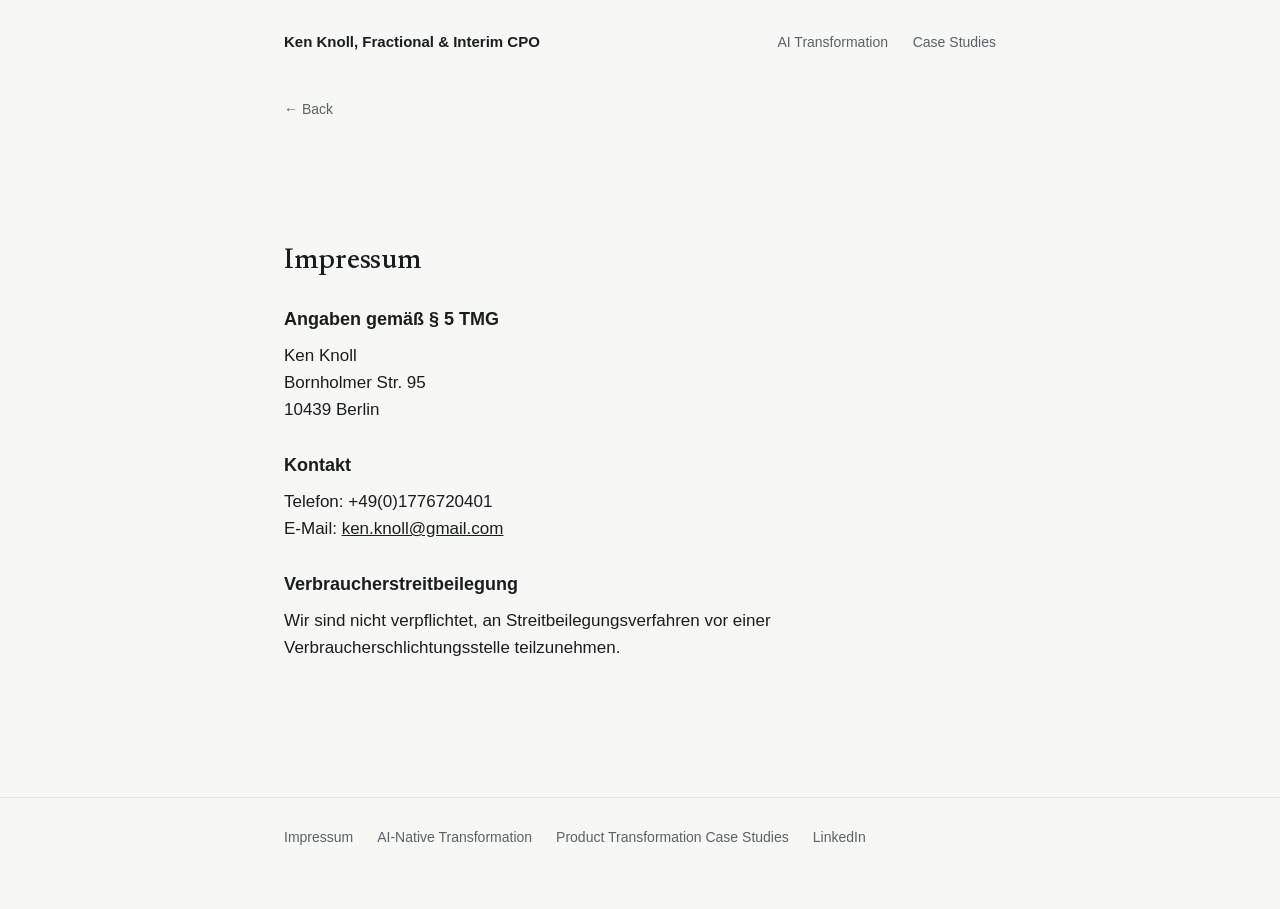
<file: impressum/index.html>
<!DOCTYPE html>
<html lang="de">
<head>
<meta charset="UTF-8">
<meta name="viewport" content="width=device-width, initial-scale=1.0">
<title>Impressum — Ken Knoll</title>
<meta name="robots" content="noindex">
<link rel="canonical" href="https://ken.berlin/impressum/">
<link rel="icon" type="image/svg+xml" href="/favicon.svg">
<link rel="stylesheet" href="/assets/style.css">
</head>
<body>
<header class="site">
  <div class="wrap">
    <a class="brand" href="/">Ken Knoll, Fractional & Interim CPO</a>
    <nav>
      <a href="/ai-native-transformation/">AI Transformation</a>
      <a href="/case-studies/">Case Studies</a>
    </nav>
  </div>
</header>

<main>
  <div class="wrap">
    <a class="back-link" href="/">&larr; Back</a>
    <h1 style="font-size:28px;">Impressum</h1>

    <h3>Angaben gemäß § 5 TMG</h3>
    <p>Ken Knoll<br>
    Bornholmer Str. 95<br>
    10439 Berlin</p>

    <h3>Kontakt</h3>
    <p>Telefon: +49(0)1776720401<br>
    E-Mail: <a href="mailto:ken.knoll@gmail.com">ken.knoll@gmail.com</a></p>

    <h3>Verbraucherstreitbeilegung</h3>
    <p>Wir sind nicht verpflichtet, an Streitbeilegungsverfahren vor einer Verbraucherschlichtungsstelle teilzunehmen.</p>
  </div>
</main>

<footer class="site">
  <div class="wrap">
    <a href="/impressum/">Impressum</a>
    <a href="/ai-native-transformation/">AI-Native Transformation</a>
    <a href="/case-studies/">Product Transformation Case Studies</a>
    <a href="https://www.linkedin.com/in/ken-knoll" target="_blank" rel="noopener">LinkedIn</a>
  </div>
</footer>
</body>
</html>
</file>
<file: assets/style.css>
@font-face {
  font-family: 'Newsreader';
  font-style: normal;
  font-weight: 500;
  font-display: swap;
  src: url('/assets/fonts/newsreader.woff2') format('woff2');
}

:root {
  --ink: #1a1d1f;
  --muted: #5b6166;
  --line: #e6e5e2;
  --bg: #f7f7f5;
  --accent: #1a1d1f;
  --max: 760px;
  --heading-font: 'Newsreader', Georgia, serif;
}

* { box-sizing: border-box; }

html { -webkit-text-size-adjust: 100%; }

body {
  margin: 0;
  color: var(--ink);
  background: var(--bg);
  font-family: -apple-system, BlinkMacSystemFont, "Segoe UI", Helvetica, Arial, sans-serif;
  line-height: 1.6;
  font-size: 17px;
}

.wrap {
  max-width: var(--max);
  margin: 0 auto;
  padding: 0 24px;
}

header.site {
  padding: 28px 0 0;
}

header.site .wrap {
  display: flex;
  align-items: center;
  justify-content: space-between;
}

header.site a.brand {
  color: var(--ink);
  text-decoration: none;
  font-weight: 600;
  font-size: 15px;
}

header.site nav a {
  color: var(--muted);
  text-decoration: none;
  font-size: 14px;
  margin-left: 20px;
}

header.site nav a:hover { color: var(--ink); }

main { padding: 40px 0 80px; }

h1 {
  font-family: var(--heading-font);
  font-weight: 500;
  font-size: 40px;
  line-height: 1.15;
  letter-spacing: -0.01em;
  margin: 100px 0 22px;
}

h2 {
  font-family: var(--heading-font);
  font-weight: 500;
  font-size: 24px;
  margin: 56px 0 18px;
  letter-spacing: -0.005em;
}

h3 {
  font-size: 18px;
  margin: 28px 0 8px;
}

p { margin: 0 0 16px; }

.lede {
  font-size: 20px;
  color: var(--ink);
}

.muted { color: var(--muted); }

a { color: var(--ink); }

.cta {
  display: inline-block;
  margin-top: 8px;
  padding: 12px 22px;
  background: var(--ink);
  color: #fff !important;
  text-decoration: none;
  border-radius: 6px;
  font-weight: 600;
  font-size: 15px;
}

.cta:hover { opacity: 0.85; }

.logos-label {
  font-size: 13px;
  text-transform: uppercase;
  letter-spacing: 0.06em;
  color: var(--muted);
  margin: 40px 0 16px;
}

.logo-grid {
  display: flex;
  flex-wrap: wrap;
  align-items: center;
  gap: 28px 36px;
  margin-bottom: 8px;
}

.logo-grid img {
  height: 42px;
  width: auto;
  max-width: 170px;
  object-fit: contain;
  filter: grayscale(100%);
  opacity: 0.72;
}

ul.check {
  list-style: none;
  padding: 0;
  margin: 20px 0;
}

ul.check li {
  padding-left: 26px;
  position: relative;
  margin-bottom: 10px;
}

ul.check li::before {
  content: "✓";
  position: absolute;
  left: 0;
  color: var(--muted);
}

.grid-3 {
  display: grid;
  grid-template-columns: repeat(3, 1fr);
  gap: 28px;
  margin: 20px 0 8px;
}

.grid-3 ul {
  margin: 0;
  padding-left: 18px;
}

.grid-3 li { margin-bottom: 8px; font-size: 15px; }

@media (max-width: 640px) {
  body { font-size: 16px; }
  .wrap { padding: 0 20px; }
  header.site { padding-top: 20px; }
  header.site nav a { margin-left: 14px; font-size: 13px; }
  main { padding: 24px 0 56px; }
  h1 { font-size: 28px; margin-top: 48px; }
  h2 { font-size: 21px; margin: 40px 0 14px; }
  .lede { font-size: 18px; }
  .grid-3 { grid-template-columns: 1fr; gap: 24px; }
  .logo-grid { gap: 20px 24px; }
  .logo-grid img { height: 30px; max-width: 120px; }
  .author-block { flex-wrap: wrap; }
  .exec-summary { padding: 16px 18px; }
  footer.site .wrap { flex-direction: column; gap: 10px; }
}

@media (max-width: 420px) {
  header.site .wrap { flex-direction: column; align-items: flex-start; gap: 10px; }
  header.site nav a { margin-left: 0; margin-right: 16px; }
}

blockquote.testimonial {
  position: relative;
  margin: 0 0 28px;
  padding: 2px 0 2px 26px;
  border-left: 3px solid var(--line);
}

blockquote.testimonial::before {
  content: "\201C";
  position: absolute;
  left: 6px;
  top: -14px;
  font-family: Georgia, "Times New Roman", serif;
  font-size: 46px;
  line-height: 1;
  color: var(--line);
}

blockquote.testimonial p.quote {
  font-style: italic;
  font-size: 17px;
  margin: 0 0 10px;
  color: var(--ink);
}

blockquote.testimonial cite {
  display: block;
  font-style: normal;
  color: var(--muted);
  font-size: 13px;
  letter-spacing: 0.02em;
  text-transform: uppercase;
}

blockquote.testimonial cite::before {
  content: "— ";
}

.author-block {
  display: flex;
  align-items: center;
  gap: 16px;
  margin-top: 48px;
  padding-top: 32px;
  border-top: 1px solid var(--line);
}

.author-block img {
  width: 56px;
  height: 56px;
  border-radius: 50%;
  object-fit: cover;
}

.author-block p { margin: 0; font-size: 15px; color: var(--muted); }

.author-block .linkedin-link {
  display: inline-block;
  margin-top: 6px;
  font-size: 13px;
  color: var(--muted);
  text-decoration: none;
}

.author-block .linkedin-link:hover { color: var(--ink); }

footer.site {
  border-top: 1px solid var(--line);
  margin-top: 40px;
  padding: 28px 0 60px;
}

footer.site .wrap {
  display: flex;
  flex-wrap: wrap;
  gap: 8px 24px;
  font-size: 14px;
}

footer.site a {
  color: var(--muted);
  text-decoration: none;
}

footer.site a:hover { color: var(--ink); }

.back-link {
  display: inline-block;
  margin-bottom: 24px;
  font-size: 14px;
  color: var(--muted);
  text-decoration: none;
}

.back-link:hover { color: var(--ink); }

article.case-study {
  padding: 32px 0 40px;
  border-bottom: 1px solid var(--line);
  margin-bottom: 8px;
}

article.case-study:last-of-type { border-bottom: none; }

.exec-summary {
  background: #f4f2ee;
  border-radius: 8px;
  padding: 20px 22px;
  margin: 18px 0 28px;
  font-size: 15px;
}

.exec-summary dt {
  font-weight: 600;
  margin-top: 10px;
}

.exec-summary dt:first-child { margin-top: 0; }

.exec-summary dd { margin: 2px 0 0; color: var(--muted); }
</file>
